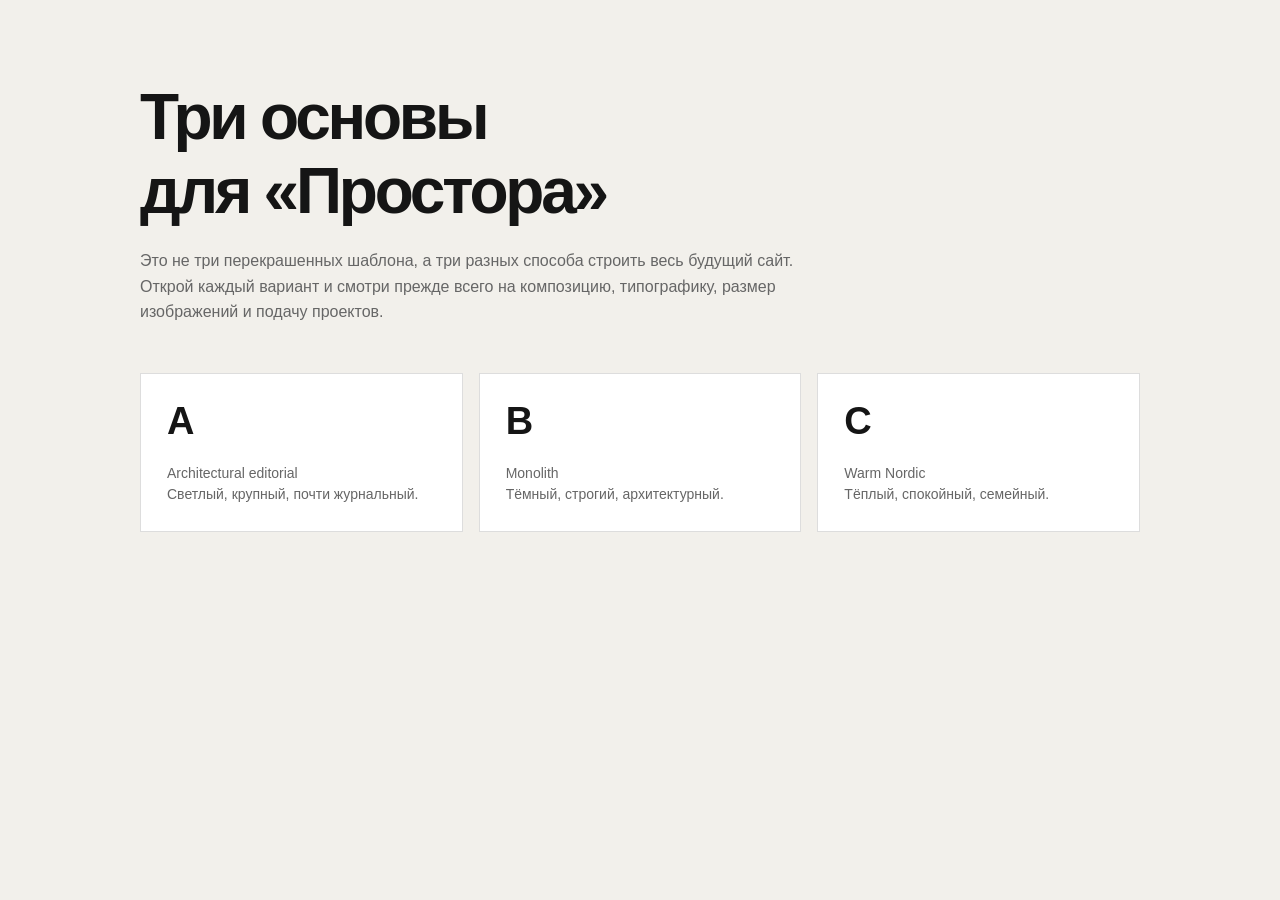
<file: concepts/index.html>
<!doctype html><html lang="ru"><head><meta charset="utf-8"><meta name="viewport" content="width=device-width,initial-scale=1"><title>Концепты — Простор</title><style>body{margin:0;background:#f2f0eb;font-family:Arial,sans-serif;color:#151515}main{max-width:1000px;margin:auto;padding:80px 24px}h1{font-size:64px;letter-spacing:-.05em;margin:0 0 20px}p{color:#666;max-width:680px;line-height:1.6}.grid{display:grid;grid-template-columns:repeat(3,1fr);gap:16px;margin-top:48px}.card{display:block;background:#fff;padding:26px;border:1px solid #ddd;color:#151515;text-decoration:none}.card b{font-size:38px;display:block;margin-bottom:20px}.card span{font-size:14px;color:#666;line-height:1.5}.card:hover{border-color:#111}@media(max-width:760px){h1{font-size:46px}.grid{grid-template-columns:1fr}}</style></head><body><main><h1>Три основы<br>для «Простора»</h1><p>Это не три перекрашенных шаблона, а три разных способа строить весь будущий сайт. Открой каждый вариант и смотри прежде всего на композицию, типографику, размер изображений и подачу проектов.</p><div class="grid"><a class="card" href="a.html"><b>A</b><span>Architectural editorial<br>Светлый, крупный, почти журнальный.</span></a><a class="card" href="b.html"><b>B</b><span>Monolith<br>Тёмный, строгий, архитектурный.</span></a><a class="card" href="c.html"><b>C</b><span>Warm Nordic<br>Тёплый, спокойный, семейный.</span></a></div></main></body></html>
</file>
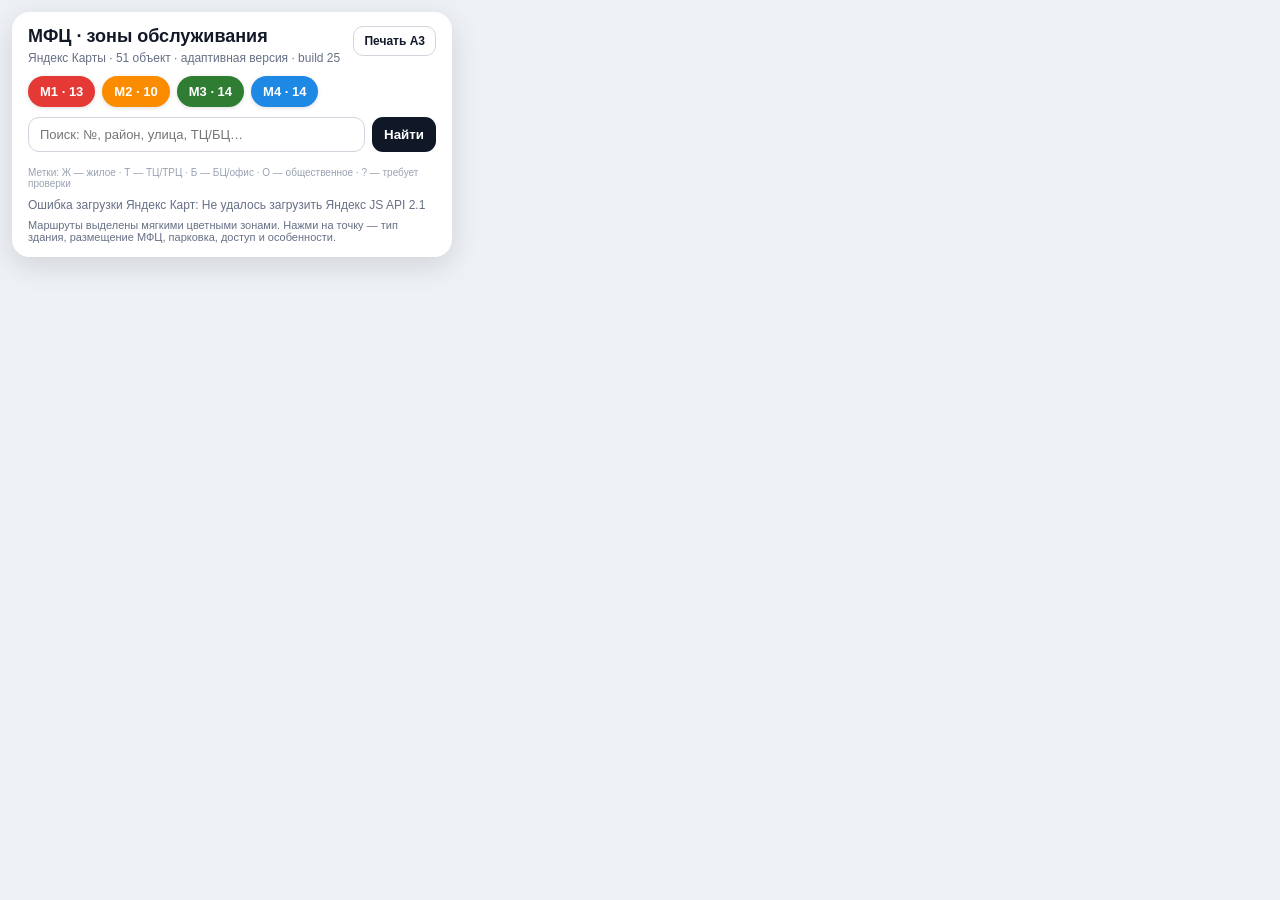
<file: mfc-map/index.html>
<!doctype html>
<html lang="ru">
<head>
<meta charset="utf-8">
<meta name="viewport" content="width=device-width,initial-scale=1,viewport-fit=cover">
<title>МФЦ — маршруты М1–М4</title>
<script>window.YA_SCRIPT_ERROR="";</script><script src="https://api-maps.yandex.ru/v3/?apikey=ae1ad0d8-c1e7-4617-9b5f-782af5dfa35d&lang=ru_RU" onerror="window.YA_SCRIPT_ERROR='Не удалось загрузить api-maps.yandex.ru'"></script>
<style>
:root{--panel:#fff;--text:#111827;--muted:#667085;--app-vh:100dvh}
*{box-sizing:border-box}html,body,#map{width:100%;height:100%;height:100dvh;margin:0}
body{font-family:-apple-system,BlinkMacSystemFont,"Segoe UI",Arial,sans-serif;background:#eef2f6;color:var(--text);overflow:hidden;overscroll-behavior:none}
#map{position:absolute;inset:0}
.panel{position:absolute;z-index:20;top:max(12px,env(safe-area-inset-top));left:12px;width:min(440px,calc(100vw - 24px));max-height:calc(var(--app-vh,100dvh) - 24px - env(safe-area-inset-top));overflow:auto;overscroll-behavior:contain;background:rgba(255,255,255,.96);backdrop-filter:blur(14px);border-radius:18px;padding:14px 16px;box-shadow:0 8px 30px #0002;scrollbar-width:thin}
.head{display:flex;justify-content:space-between;gap:12px;align-items:flex-start}.head-actions{display:flex;gap:6px;align-items:center}.title{font-size:18px;font-weight:800;line-height:1.15}.sub{font-size:12px;color:var(--muted);margin-top:4px}.print-link,.panel-toggle{display:inline-flex;align-items:center;justify-content:center;white-space:nowrap;border:1px solid #d0d5dd;border-radius:10px;padding:7px 10px;background:#fff;color:#111827;text-decoration:none;font-size:12px;font-weight:800}.panel-toggle{display:none;cursor:pointer}
.filters{display:flex;gap:7px;flex-wrap:wrap;margin-top:11px}.filters button{border:0;border-radius:999px;padding:8px 12px;color:#fff;font-weight:800;font-size:13px;box-shadow:0 1px 4px #0002}.filters button.off{opacity:.28}
.status{margin-top:9px;font-size:12px;color:var(--muted)}.search-row{display:flex;gap:7px;margin-top:10px}.search-row input{flex:1;min-width:0;border:1px solid #d0d5dd;border-radius:11px;padding:9px 11px;font-size:13px;outline:none;background:#fff}.search-row input:focus{border-color:#98a2b3;box-shadow:0 0 0 3px #1018280a}.search-row button{border:0;border-radius:11px;padding:9px 12px;background:#101828;color:#fff;font-weight:800}.type-filters{display:flex;gap:6px;flex-wrap:wrap;margin-top:8px}.type-filters button{border:1px solid #d0d5dd;border-radius:999px;padding:6px 9px;background:#fff;color:#344054;font-size:11px;font-weight:700}.type-filters button.on{background:#101828;color:#fff;border-color:#101828}.inventory-summary{margin-top:7px;font-size:11px;color:#667085}.marker-key{margin-top:4px;font-size:10px;color:#98a2b3}
.card{position:absolute;z-index:30;right:16px;left:auto;bottom:max(16px,env(safe-area-inset-bottom));width:min(560px,calc(100vw - 32px));max-height:min(78dvh,calc(var(--app-vh,100dvh) - 28px));overflow:auto;overscroll-behavior:contain;background:#fff;border-radius:18px;padding:14px 16px;box-shadow:0 8px 30px #0003;display:none;scrollbar-width:thin}
.card.show{display:block}.card .close{position:sticky;float:right;right:0;top:0;z-index:5;border:0;background:#f2f4f7;border-radius:50%;width:34px;height:34px;font-size:20px;cursor:pointer}.card h2{font-size:17px;margin:0 38px 5px 0}.card p{font-size:13px;margin:4px 0;color:#344054}.check{margin-top:9px;padding-top:9px;border-top:1px solid #eaecf0;font-size:12px}.ok{color:#15803d}.warn{color:#b45309}.medium{color:#a16207}.objgrid{margin-top:10px;border:1px solid #eaecf0;border-radius:12px;overflow:hidden}.objrow{display:grid;grid-template-columns:145px 1fr;border-bottom:1px solid #f0f2f5}.objrow:last-child{border-bottom:0}.objlabel{padding:7px 9px;background:#f8fafc;color:#667085;font-size:11px;font-weight:700}.objvalue{padding:7px 9px;color:#1d2939;font-size:12px;line-height:1.35}.confidence{margin-top:9px;padding:8px 10px;background:#f8fafc;border-radius:10px;font-size:12px}.coord{margin-top:9px!important;color:#667085!important}
.pin{width:34px;height:34px;border-radius:50% 50% 50% 8px;transform:rotate(-45deg);display:flex;align-items:center;justify-content:center;border:3px solid #fff;box-shadow:0 2px 8px #0005;cursor:pointer}
.pin span{transform:rotate(45deg);color:#fff;font-weight:900;font-size:12px}
.legend{font-size:11px;color:#667085;margin-top:7px}.route-zone-label{min-width:44px;height:32px;padding:0 10px;border:2px solid;border-radius:16px;background:rgba(255,255,255,.88);box-shadow:0 2px 10px #0002;display:flex;align-items:center;justify-content:center;font-size:15px;font-weight:900;letter-spacing:.3px;pointer-events:none;backdrop-filter:blur(2px)}.mfc-marker{position:relative;width:32px;height:32px;border-radius:50%;border:2px solid #fff;box-shadow:0 2px 8px #0004;color:#fff;display:flex;align-items:center;justify-content:center;font-size:12px;font-weight:900;cursor:pointer}.mfc-marker .kind{position:absolute;right:-6px;bottom:-6px;width:18px;height:18px;border-radius:50%;background:#fff;color:#344054;border:1px solid #d0d5dd;display:flex;align-items:center;justify-content:center;font-size:10px;box-shadow:0 1px 4px #0002}.mfc-marker.low{outline:2px solid #f59e0b;outline-offset:1px}


.route-addresses{display:grid;gap:3px;margin-top:5px}.route-address-link{display:block;width:100%;border:0;background:transparent;padding:4px 5px;border-radius:7px;text-align:left;color:#344054;font:inherit;line-height:1.3;cursor:pointer}.route-address-link:hover{background:#f2f4f7;color:#101828}.route-address-link:active{background:#e4e7ec}.route-details-toggle{display:none;width:100%;margin-top:8px;border:1px solid #d0d5dd;border-radius:10px;padding:8px 10px;background:#fff;color:#344054;font-size:12px;font-weight:800;cursor:pointer}
@media(min-width:681px) and (max-width:1100px){
  .panel{width:min(500px,calc(100vw - 24px))}
  .card{width:min(520px,calc(100vw - 24px));right:12px}
}
@media (max-width:680px), (max-width:850px) and (max-height:950px){
  .panel{top:max(6px,env(safe-area-inset-top));left:max(6px,env(safe-area-inset-left));width:calc(100vw - max(12px,env(safe-area-inset-left) + env(safe-area-inset-right)));max-height:min(52dvh,430px,calc(var(--app-vh,100dvh) - 12px));border-radius:15px;padding:10px 11px}
  .panel-toggle{display:inline-flex;width:36px;height:34px;padding:0;font-size:16px}
  .print-link{display:none}
  .title{font-size:16px}.sub{font-size:10.5px;line-height:1.25}
  .filters,.type-filters{flex-wrap:nowrap;overflow-x:auto;overscroll-behavior-x:contain;-webkit-overflow-scrolling:touch;scrollbar-width:none;padding-bottom:2px}
  .filters::-webkit-scrollbar,.type-filters::-webkit-scrollbar{display:none}
  .filters{margin-top:8px}.filters button{flex:0 0 auto;min-height:38px;padding:7px 11px;font-size:12px}
  .search-row{margin-top:7px}.search-row input{min-height:40px;padding:8px 10px;font-size:16px}.search-row button{min-height:40px;padding:8px 11px}
  .type-filters{margin-top:6px}.type-filters button{flex:0 0 auto;min-height:34px;padding:6px 9px}
  .inventory-summary{margin-top:5px}.marker-key{display:none}.legend{display:none}
  #routeInfo{margin-top:7px!important;padding-top:7px!important}
  #routeInfo select{font-size:12px!important;min-height:38px}
  .route-details-toggle{display:block}
  #routeInfoBody{display:none}
  #routeInfo.mobile-open #routeInfoBody{display:block}
  .panel.collapsed .search-row,.panel.collapsed .type-filters,.panel.collapsed .inventory-summary,.panel.collapsed .marker-key,.panel.collapsed .status,.panel.collapsed .legend,.panel.collapsed #routeInfo{display:none}
  .panel.collapsed{max-height:112px;overflow:hidden}
  .panel.collapsed .filters{margin-top:7px}
  .card{left:0;right:0;bottom:0;width:100%;max-height:min(68dvh,calc(var(--app-vh,100dvh) - 18px));border-radius:20px 20px 0 0;padding:12px max(13px,env(safe-area-inset-right)) calc(14px + env(safe-area-inset-bottom)) max(13px,env(safe-area-inset-left));box-shadow:0 -8px 30px #0003}
  .card h2{font-size:16px}.objrow{grid-template-columns:105px 1fr}.objlabel{padding:7px 8px}.objvalue{padding:7px 8px}
  .route-zone-label{min-width:34px;height:26px;padding:0 7px;font-size:12px}
  .mfc-marker{width:29px;height:29px;font-size:11px}.mfc-marker .kind{width:16px;height:16px;font-size:9px;right:-5px;bottom:-5px}
}

@media (min-width:681px) and (max-width:850px) and (max-height:950px){
  .panel{left:8px;width:calc(100vw - 16px);max-height:min(50dvh,360px,calc(var(--app-vh,100dvh) - 16px));padding:10px 12px}
  .panel.collapsed{max-height:108px}
  .title{font-size:16px}.sub{font-size:10px}
  .filters button{min-height:36px}
  .search-row input,.search-row button{min-height:38px}
  .card{left:8px;right:8px;bottom:max(8px,env(safe-area-inset-bottom));width:auto;max-height:min(62dvh,calc(var(--app-vh,100dvh) - 16px));border-radius:18px;padding:12px 14px}
  .objrow{grid-template-columns:122px 1fr}
  .route-details-toggle{display:block}
  #routeInfoBody{display:none}
  #routeInfo.mobile-open #routeInfoBody{display:block}
}

@media(max-width:390px){
  .panel{padding:9px 9px}.title{font-size:15px}.sub{font-size:10px}
  .filters button{padding:6px 9px}.search-row button{padding:8px 9px}
  .objrow{grid-template-columns:96px 1fr}
}

</style>
</head>
<body>
<div id="map"></div>
<div class="panel">
  <div class="head"><div><div class="title">МФЦ · зоны обслуживания</div><div class="sub">Яндекс Карты · 51 объект · адаптивная версия · build 25</div></div><div class="head-actions"><a class="print-link" href="./print.html?v=4" target="_blank">Печать A3</a><button class="panel-toggle" id="panelToggle" aria-label="Свернуть панель">⌃</button></div></div>
  <div class="filters" id="filters"></div>
  <div class="search-row"><input id="searchInput" placeholder="Поиск: №, район, улица, ТЦ/БЦ…" autocomplete="off"><button id="searchBtn">Найти</button></div>
  <div class="type-filters" id="typeFilters"></div>
  <div class="inventory-summary" id="inventorySummary"></div>
  <div class="marker-key">Метки: Ж — жилое · Т — ТЦ/ТРЦ · Б — БЦ/офис · О — общественное · ? — требует проверки</div>
  <div class="status" id="status">Загружаю Яндекс Карты…</div>
  <div class="legend">Маршруты выделены мягкими цветными зонами. Нажми на точку — тип здания, размещение МФЦ, парковка, доступ и особенности.</div>
</div>
<div class="card" id="card"><button class="close" id="closeCard">×</button><div id="cardBody"></div></div>
<script src="./data.js?v=25"></script>
<script src="./road-routes.js?v=25"></script>
<script src="./object-info.js?v=25"></script>
<script src="./map.js?v=25"></script>
</body></html>
</file>
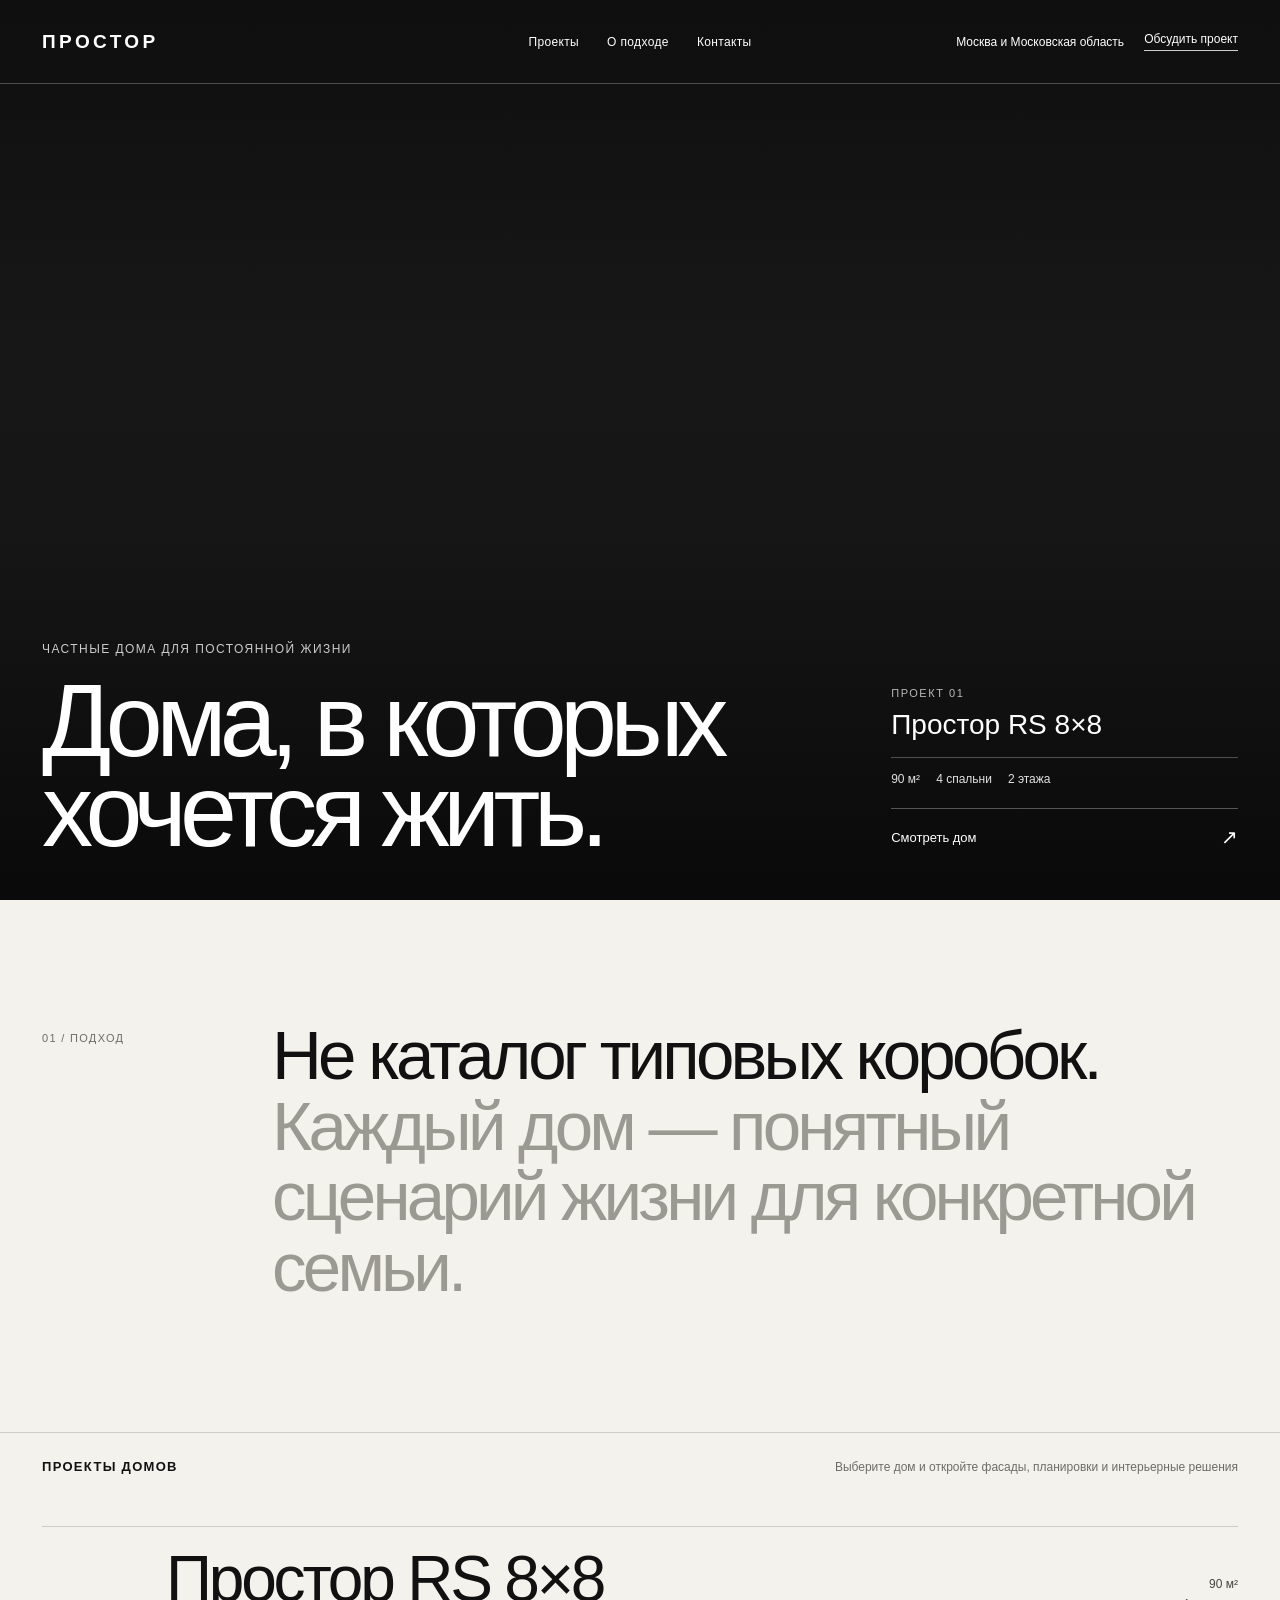
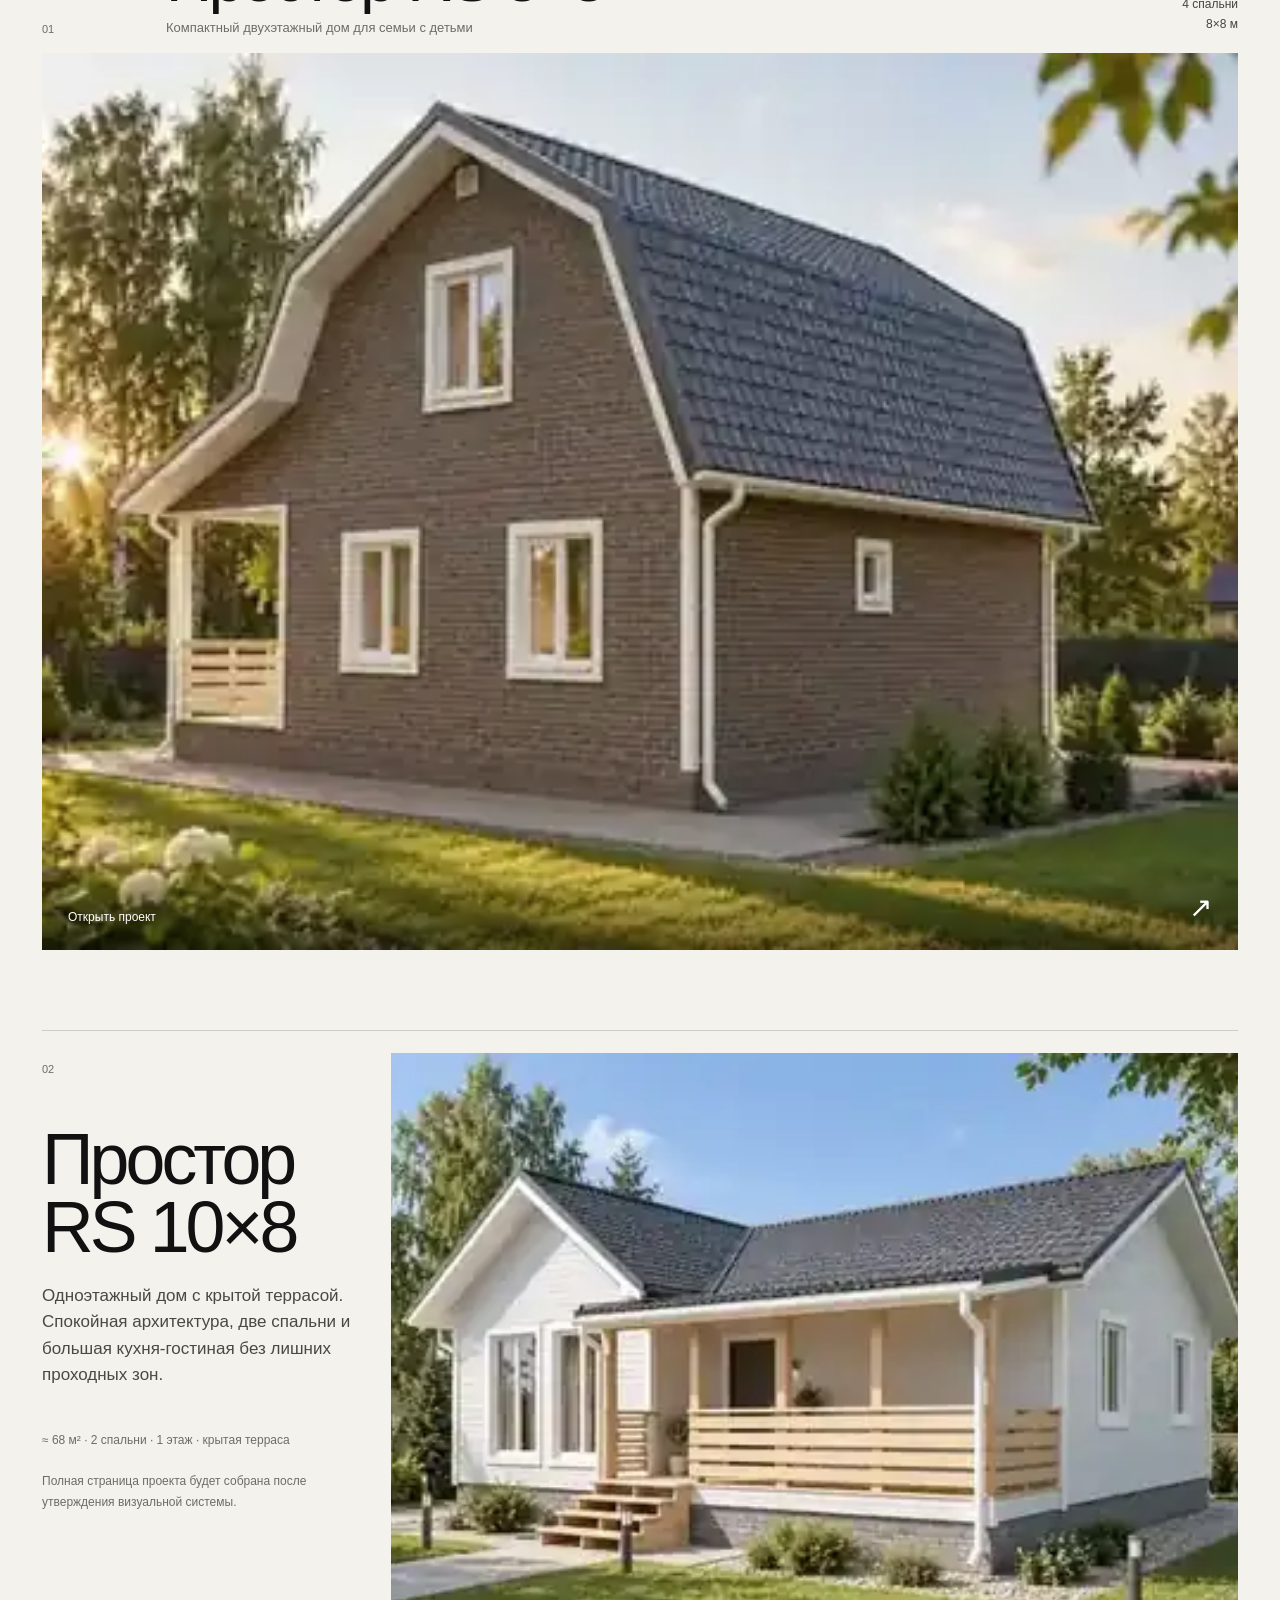
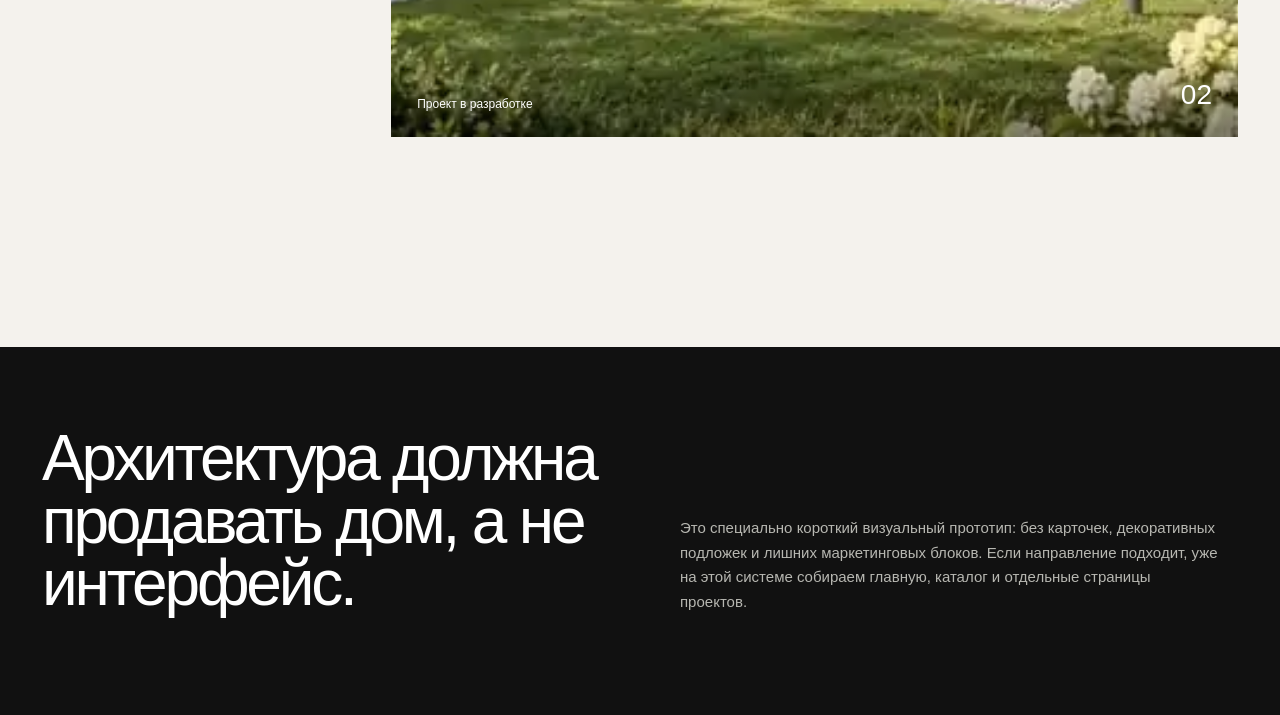
<file: preview-v4/index.html>
<!doctype html>
<html lang="ru">
<head>
  <meta charset="utf-8" />
  <meta name="viewport" content="width=device-width, initial-scale=1" />
  <title>Простор — визуальный прототип</title>
  <meta name="robots" content="noindex,nofollow" />
  <style>
    :root{--ink:#111;--paper:#f4f2ed;--line:rgba(17,17,17,.16);--muted:#6d6d68}
    *{box-sizing:border-box}html{scroll-behavior:smooth}body{margin:0;background:var(--paper);color:var(--ink);font-family:Arial,Helvetica,sans-serif;-webkit-font-smoothing:antialiased}a{color:inherit;text-decoration:none}img{display:block;width:100%;height:100%;object-fit:cover}
    .hero{position:relative;min-height:100svh;color:#fff;background:#191919;overflow:hidden}.hero:before{content:"";position:absolute;inset:0;background:linear-gradient(180deg,rgba(0,0,0,.42) 0%,rgba(0,0,0,.08) 38%,rgba(0,0,0,.12) 58%,rgba(0,0,0,.62) 100%);z-index:1}.hero img{position:absolute;inset:0;filter:saturate(.88) contrast(1.03);transform:scale(1.01)}
    .header{position:absolute;z-index:3;top:0;left:0;right:0;height:84px;padding:0 42px;display:grid;grid-template-columns:1fr auto 1fr;align-items:center;border-bottom:1px solid rgba(255,255,255,.25)}.brand{font-size:19px;font-weight:700;letter-spacing:.18em}.nav{display:flex;gap:28px;font-size:12px;letter-spacing:.03em}.header-right{justify-self:end;display:flex;align-items:center;gap:20px;font-size:12px}.header-cta{border-bottom:1px solid rgba(255,255,255,.8);padding-bottom:4px}
    .hero-content{position:relative;z-index:2;min-height:100svh;display:grid;grid-template-columns:minmax(0,1.4fr) minmax(280px,.6fr);align-items:end;gap:40px;padding:150px 42px 44px}.hero-kicker{font-size:12px;letter-spacing:.12em;text-transform:uppercase;margin-bottom:20px;opacity:.78}.hero h1{font-size:clamp(58px,8vw,128px);line-height:.88;letter-spacing:-.065em;font-weight:500;margin:0;max-width:980px}.hero-side{justify-self:end;max-width:350px;width:100%;padding-bottom:7px}.project-label{font-size:11px;text-transform:uppercase;letter-spacing:.14em;opacity:.7;margin-bottom:12px}.hero-side h2{font-size:28px;line-height:1;margin:0 0 18px;font-weight:500}.spec-row{display:flex;gap:16px;flex-wrap:wrap;font-size:12px;opacity:.88;border-top:1px solid rgba(255,255,255,.3);padding-top:14px}.view-link{display:flex;justify-content:space-between;align-items:center;border-top:1px solid rgba(255,255,255,.3);margin-top:22px;padding-top:16px;font-size:13px}.view-link b{font-size:20px;font-weight:400}
    .statement{padding:120px 42px 130px;display:grid;grid-template-columns:180px minmax(0,1fr);gap:50px;border-bottom:1px solid var(--line)}.statement .index{font-size:11px;letter-spacing:.12em;text-transform:uppercase;color:var(--muted);padding-top:12px}.statement p{font-size:clamp(36px,5.4vw,82px);line-height:1.02;letter-spacing:-.055em;margin:0;max-width:1200px}.statement p span{color:#9a9992}
    .projects{padding:0 42px 130px}.projects-head{display:flex;justify-content:space-between;align-items:flex-end;padding:26px 0 52px}.projects-head h2{margin:0;font-size:13px;letter-spacing:.1em;text-transform:uppercase}.projects-head p{margin:0;font-size:12px;color:var(--muted)}
    .project{border-top:1px solid var(--line);padding:22px 0 80px}.project-top{display:grid;grid-template-columns:100px 1fr auto;align-items:end;gap:24px;margin-bottom:18px}.project-num{font-size:11px;color:var(--muted)}.project-title h3{margin:0;font-size:clamp(34px,5vw,72px);line-height:.95;letter-spacing:-.05em;font-weight:500}.project-title p{margin:10px 0 0;color:var(--muted);font-size:13px}.project-meta{text-align:right;font-size:12px;line-height:1.7;color:#454541}.project-image{position:relative;height:min(72vw,820px);max-height:76vh;background:#d7d5cf;overflow:hidden}.project-image img{transition:transform 1s cubic-bezier(.2,.6,.2,1),filter .5s;filter:saturate(.9)}.project:hover .project-image img{transform:scale(1.018);filter:saturate(1)}.project-overlay{position:absolute;left:0;right:0;bottom:0;padding:26px;color:#fff;display:flex;justify-content:space-between;align-items:end;background:linear-gradient(180deg,transparent,rgba(0,0,0,.48))}.project-overlay span{font-size:12px}.project-overlay b{font-size:28px;font-weight:400}
    .project.alt{display:grid;grid-template-columns:minmax(250px,.55fr) minmax(0,1.45fr);gap:28px;align-items:start}.project.alt .project-info{padding-top:10px}.project.alt .project-num{display:block;margin-bottom:50px}.project.alt h3{font-size:clamp(38px,5.6vw,80px);letter-spacing:-.055em;line-height:.95;margin:0 0 22px;font-weight:500}.project.alt .lead{font-size:17px;line-height:1.55;max-width:470px;color:#494944}.project.alt .tiny{margin-top:42px;font-size:12px;line-height:1.7;color:var(--muted)}.project.alt .project-image{height:76vh;min-height:560px}
    .note{padding:80px 42px 100px;background:#111;color:#fff;display:grid;grid-template-columns:1fr 1fr;gap:80px}.note h2{font-size:clamp(40px,5vw,72px);line-height:.98;letter-spacing:-.05em;font-weight:500;margin:0}.note p{align-self:end;max-width:540px;color:#b7b7b1;line-height:1.65;margin:0;font-size:15px}
    @media(max-width:900px){.header{padding:0 20px;grid-template-columns:1fr auto;height:70px}.nav{display:none}.header-right{gap:0}.header-right span{display:none}.hero-content{grid-template-columns:1fr;padding:130px 20px 28px}.hero h1{font-size:clamp(52px,16vw,86px)}.hero-side{justify-self:start;max-width:none}.statement{padding:80px 20px 90px;grid-template-columns:1fr;gap:28px}.statement p{font-size:clamp(38px,10vw,64px)}.projects{padding:0 20px 90px}.project-top{grid-template-columns:54px 1fr}.project-meta{grid-column:2;text-align:left;margin-top:4px}.project-image{height:68vh;min-height:460px}.project.alt{grid-template-columns:1fr}.project.alt .project-num{margin-bottom:28px}.project.alt .project-image{height:64vh;min-height:440px}.note{padding:70px 20px;grid-template-columns:1fr;gap:36px}}
  </style>
</head>
<body>
  <section class="hero" id="top">
    <img src="../assets/rs8-front.webp" alt="Простор RS 8×8" />
    <header class="header">
      <a class="brand" href="#top">ПРОСТОР</a>
      <nav class="nav">
        <a href="#projects">Проекты</a><a href="#about">О подходе</a><a href="#contact">Контакты</a>
      </nav>
      <div class="header-right"><span>Москва и Московская область</span><a class="header-cta" href="#contact">Обсудить проект</a></div>
    </header>
    <div class="hero-content">
      <div>
        <div class="hero-kicker">Частные дома для постоянной жизни</div>
        <h1>Дома, в которых хочется жить.</h1>
      </div>
      <div class="hero-side">
        <div class="project-label">Проект 01</div>
        <h2>Простор RS 8×8</h2>
        <div class="spec-row"><span>90 м²</span><span>4 спальни</span><span>2 этажа</span></div>
        <a class="view-link" href="../projects/rs-8x8.html"><span>Смотреть дом</span><b>↗</b></a>
      </div>
    </div>
  </section>

  <section class="statement" id="about">
    <div class="index">01 / Подход</div>
    <p>Не каталог типовых коробок. <span>Каждый дом — понятный сценарий жизни для конкретной семьи.</span></p>
  </section>

  <main class="projects" id="projects">
    <div class="projects-head"><h2>Проекты домов</h2><p>Выберите дом и откройте фасады, планировки и интерьерные решения</p></div>

    <article class="project">
      <div class="project-top">
        <div class="project-num">01</div>
        <div class="project-title"><h3>Простор RS 8×8</h3><p>Компактный двухэтажный дом для семьи с детьми</p></div>
        <div class="project-meta">90 м²<br>4 спальни<br>8×8 м</div>
      </div>
      <a class="project-image" href="../projects/rs-8x8.html">
        <img src="../assets/rs8-rear.webp" alt="Простор RS 8×8 — внешний вид" />
        <div class="project-overlay"><span>Открыть проект</span><b>↗</b></div>
      </a>
    </article>

    <article class="project alt">
      <div class="project-info">
        <span class="project-num">02</span>
        <h3>Простор RS 10×8</h3>
        <p class="lead">Одноэтажный дом с крытой террасой. Спокойная архитектура, две спальни и большая кухня-гостиная без лишних проходных зон.</p>
        <p class="tiny">≈ 68 м² · 2 спальни · 1 этаж · крытая терраса<br><br>Полная страница проекта будет собрана после утверждения визуальной системы.</p>
      </div>
      <div class="project-image">
        <img src="../assets/rs10-front.webp" alt="Простор RS 10×8 — внешний вид" />
        <div class="project-overlay"><span>Проект в разработке</span><b>02</b></div>
      </div>
    </article>
  </main>

  <section class="note" id="contact">
    <h2>Архитектура должна продавать дом, а не интерфейс.</h2>
    <p>Это специально короткий визуальный прототип: без карточек, декоративных подложек и лишних маркетинговых блоков. Если направление подходит, уже на этой системе собираем главную, каталог и отдельные страницы проектов.</p>
  </section>
</body>
</html>
</file>
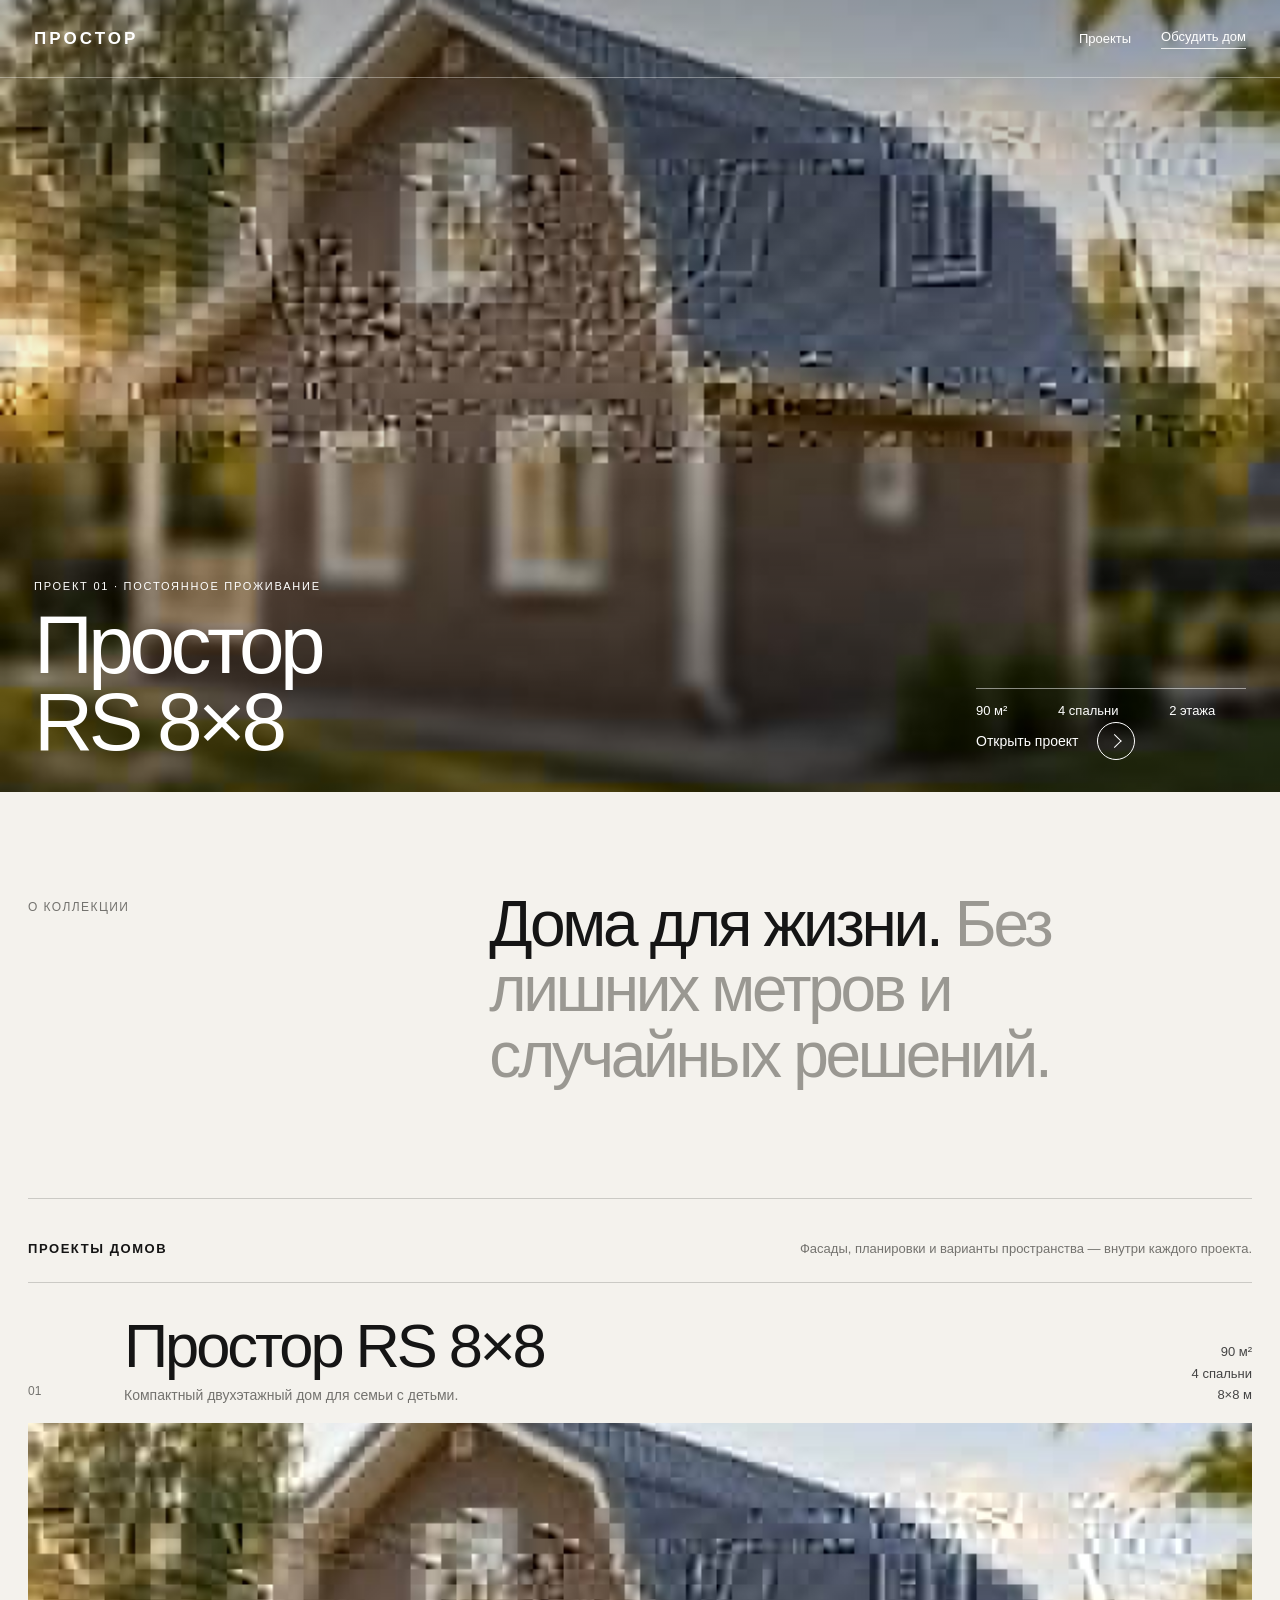
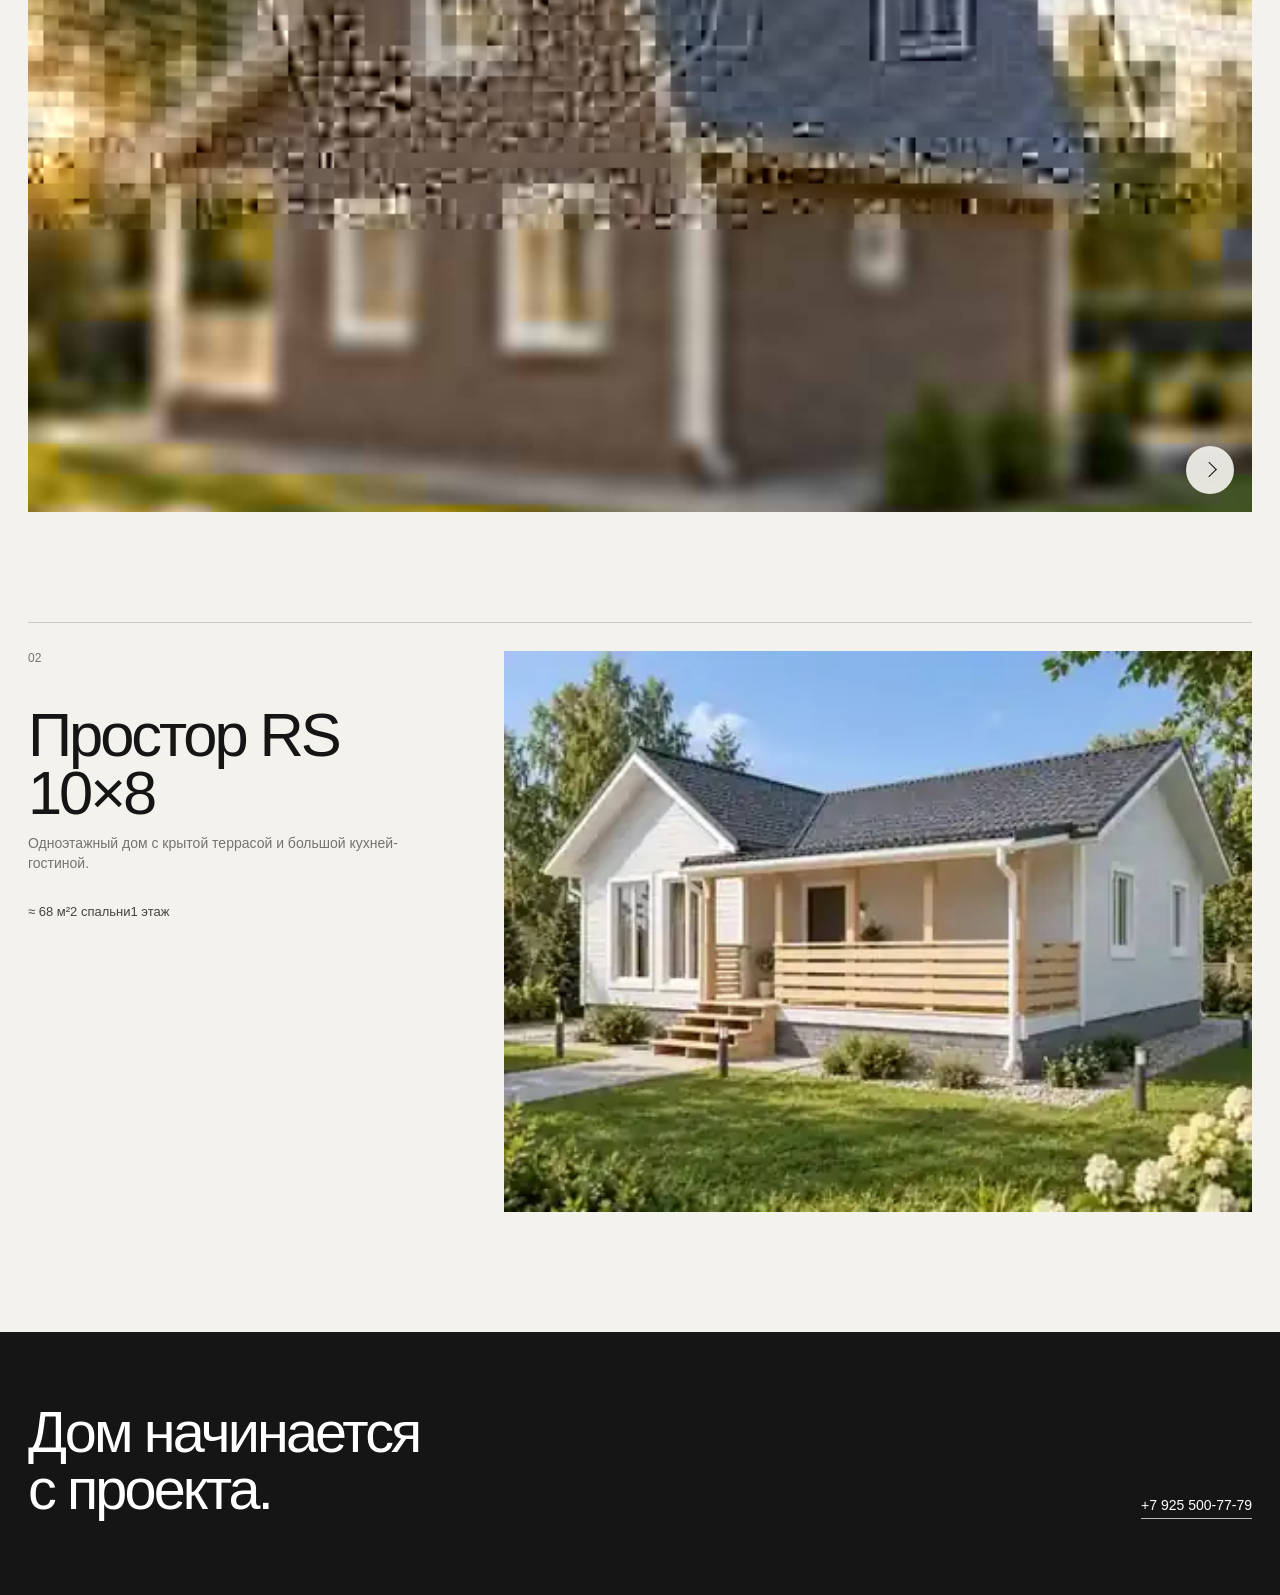
<file: preview-v5/index.html>
<!doctype html>
<html lang="ru">
<head>
<meta charset="utf-8">
<meta name="viewport" content="width=device-width,initial-scale=1,viewport-fit=cover">
<meta name="robots" content="noindex,nofollow">
<title>Простор — новый визуальный прототип</title>
<style>
:root{--ink:#151515;--paper:#f4f2ed;--muted:#74736f;--line:rgba(21,21,21,.18)}
*{box-sizing:border-box}html{scroll-behavior:smooth}body{margin:0;background:var(--paper);color:var(--ink);font-family:-apple-system,BlinkMacSystemFont,"Segoe UI","Helvetica Neue",Arial,sans-serif;-webkit-font-smoothing:antialiased;text-rendering:optimizeLegibility}a{color:inherit;text-decoration:none}img{display:block;width:100%}.wrap{width:min(100% - 56px,1440px);margin:auto}
.hero{position:relative;min-height:88svh;background:#d7d3cb;color:#fff;overflow:hidden}.hero-media{position:absolute;inset:0}.hero-media img{width:100%;height:100%;object-fit:cover;object-position:center 48%}.hero::after{content:"";position:absolute;inset:0;background:linear-gradient(180deg,rgba(0,0,0,.30) 0%,rgba(0,0,0,.04) 45%,rgba(0,0,0,.58) 100%);pointer-events:none}.site-head{position:absolute;z-index:3;top:0;left:0;right:0;display:flex;align-items:center;justify-content:space-between;height:78px;padding:0 34px;border-bottom:1px solid rgba(255,255,255,.35)}.logo{font-size:17px;font-weight:700;letter-spacing:.18em}.nav{display:flex;gap:30px;align-items:center;font-size:13px}.nav a:last-child{padding-bottom:4px;border-bottom:1px solid rgba(255,255,255,.8)}.hero-copy{position:absolute;z-index:2;left:34px;right:34px;bottom:32px;display:grid;grid-template-columns:minmax(0,1fr) auto;gap:32px;align-items:end}.eyebrow{margin:0 0 14px;font-size:11px;letter-spacing:.16em;text-transform:uppercase}.hero h1{margin:0;font-size:clamp(46px,6.4vw,92px);line-height:.94;letter-spacing:-.055em;font-weight:520}.hero-meta{min-width:270px;display:grid;grid-template-columns:repeat(3,auto);gap:20px;border-top:1px solid rgba(255,255,255,.5);padding-top:14px;font-size:13px;white-space:nowrap}.hero-open{grid-column:2;justify-self:end;display:inline-flex;gap:18px;align-items:center;font-size:14px;margin-top:4px}.arrow{width:38px;height:38px;border:1px solid currentColor;border-radius:999px;display:grid;place-items:center;font-size:0}.arrow::before{content:"";width:9px;height:9px;border-top:1.5px solid currentColor;border-right:1.5px solid currentColor;transform:rotate(45deg) translate(-1px,1px)}
.intro{display:grid;grid-template-columns:1fr 2fr;gap:80px;padding:100px 0 110px;border-bottom:1px solid var(--line)}.intro-label{font-size:12px;text-transform:uppercase;letter-spacing:.12em;color:var(--muted);padding-top:8px}.intro h2{margin:0;font-size:clamp(38px,5vw,70px);line-height:1.02;letter-spacing:-.052em;font-weight:500;max-width:980px}.intro h2 span{color:#9a9892}
.projects{padding:42px 0 120px}.projects-head{display:flex;justify-content:space-between;gap:24px;align-items:end;padding-bottom:26px;border-bottom:1px solid var(--line)}.projects-head h2{margin:0;font-size:13px;text-transform:uppercase;letter-spacing:.12em}.projects-head p{margin:0;color:var(--muted);font-size:13px}.project{padding-top:34px}.project-row{display:grid;grid-template-columns:72px minmax(0,1fr) auto;gap:24px;align-items:end;margin-bottom:18px}.num{font-size:12px;color:var(--muted);padding-bottom:7px}.project h3{margin:0;font-size:clamp(34px,4.8vw,68px);font-weight:500;letter-spacing:-.05em;line-height:.95}.desc{margin:10px 0 0;color:var(--muted);font-size:14px;line-height:1.45}.specs{font-size:13px;line-height:1.65;text-align:right;color:#444}.image-link{position:relative;display:block;overflow:hidden;background:#ddd8d0}.image-link img{aspect-ratio:16/9;object-fit:cover;transition:transform .7s ease}.image-link:hover img{transform:scale(1.012)}.image-label{position:absolute;right:18px;bottom:18px;width:48px;height:48px;border-radius:999px;background:rgba(244,242,237,.92);color:#151515;display:grid;place-items:center;backdrop-filter:blur(8px)}.image-label::before{content:"";width:10px;height:10px;border-top:1.5px solid currentColor;border-right:1.5px solid currentColor;transform:rotate(45deg) translate(-1px,1px)}
.project.secondary{margin-top:110px;padding-top:28px;border-top:1px solid var(--line);display:grid;grid-template-columns:.72fr 1.28fr;gap:56px}.secondary .project-row{display:block;margin:0}.secondary .num{display:block;margin-bottom:34px}.secondary .specs{text-align:left;margin-top:28px}.secondary .image-link img{aspect-ratio:4/3}
.foot{background:#151515;color:#fff;padding:72px 0 76px}.foot-inner{display:flex;justify-content:space-between;gap:40px;align-items:flex-end}.foot h2{margin:0;font-size:clamp(36px,4.5vw,64px);font-weight:500;letter-spacing:-.05em;line-height:1}.foot a{font-size:14px;border-bottom:1px solid rgba(255,255,255,.7);padding-bottom:5px}
@media (max-width:780px){.wrap{width:min(100% - 36px,1440px)}.hero{min-height:78svh}.site-head{height:64px;padding:0 18px}.logo{font-size:14px}.nav{gap:14px;font-size:12px}.nav a:first-child{display:none}.hero-copy{left:18px;right:18px;bottom:20px;display:block}.eyebrow{font-size:10px;margin-bottom:9px}.hero h1{font-size:42px;line-height:.96;letter-spacing:-.045em;max-width:330px}.hero-meta{min-width:0;display:flex;gap:16px;white-space:normal;font-size:12px;margin-top:18px;padding-top:12px}.hero-open{grid-column:auto;margin-top:18px;display:flex;justify-content:space-between;width:100%;border-top:1px solid rgba(255,255,255,.45);padding-top:14px}.arrow{width:34px;height:34px}.intro{grid-template-columns:1fr;gap:26px;padding:66px 0 72px}.intro h2{font-size:36px;line-height:1.02;letter-spacing:-.045em}.projects{padding:30px 0 80px}.projects-head{align-items:start;display:block;padding-bottom:20px}.projects-head p{margin-top:8px;max-width:300px;line-height:1.45}.project{padding-top:25px}.project-row{grid-template-columns:34px 1fr;gap:12px;margin-bottom:16px;align-items:start}.project h3{font-size:34px;line-height:1}.desc{font-size:13px}.specs{grid-column:2;text-align:left;display:flex;gap:14px;flex-wrap:wrap;margin-top:8px;font-size:12px}.image-link img{aspect-ratio:4/3}.image-label{width:42px;height:42px;right:12px;bottom:12px}.project.secondary{margin-top:72px;padding-top:24px;grid-template-columns:1fr;gap:24px}.secondary .num{margin-bottom:12px}.secondary .specs{margin-top:18px}.foot{padding:56px 0}.foot-inner{display:block}.foot h2{font-size:40px;max-width:300px}.foot a{display:inline-block;margin-top:28px}}
</style>
</head>
<body>
<section class="hero" id="top">
  <div class="hero-media"><img src="../assets/rs8-hero.jpg" alt=""></div>
  <header class="site-head"><a class="logo" href="#top">ПРОСТОР</a><nav class="nav"><a href="#projects">Проекты</a><a href="#contact">Обсудить дом</a></nav></header>
  <div class="hero-copy"><div><p class="eyebrow">Проект 01 · постоянное проживание</p><h1>Простор<br>RS 8×8</h1></div><div><div class="hero-meta"><span>90 м²</span><span>4 спальни</span><span>2 этажа</span></div><a class="hero-open" href="../projects/rs-8x8.html"><span>Открыть проект</span><span class="arrow" aria-hidden="true"></span></a></div></div>
</section>
<section class="intro wrap"><div class="intro-label">О коллекции</div><h2>Дома для жизни. <span>Без лишних метров и случайных решений.</span></h2></section>
<main class="projects wrap" id="projects">
  <div class="projects-head"><h2>Проекты домов</h2><p>Фасады, планировки и варианты пространства — внутри каждого проекта.</p></div>
  <article class="project"><div class="project-row"><div class="num">01</div><div><h3>Простор RS 8×8</h3><p class="desc">Компактный двухэтажный дом для семьи с детьми.</p></div><div class="specs"><span>90 м²</span><br><span>4 спальни</span><br><span>8×8 м</span></div></div><a class="image-link" href="../projects/rs-8x8.html"><img src="../assets/rs8-hero.jpg" alt="Простор RS 8×8"><span class="image-label" aria-hidden="true"></span></a></article>
  <article class="project secondary"><div class="project-row"><span class="num">02</span><div><h3>Простор RS 10×8</h3><p class="desc">Одноэтажный дом с крытой террасой и большой кухней-гостиной.</p><div class="specs"><span>≈ 68 м²</span><span>2 спальни</span><span>1 этаж</span></div></div></div><div class="image-link"><img src="../assets/rs10-front.webp" alt="Простор RS 10×8"></div></article>
</main>
<footer class="foot" id="contact"><div class="foot-inner wrap"><h2>Дом начинается<br>с проекта.</h2><a href="tel:+79255007779">+7 925 500-77-79</a></div></footer>
</body>
</html>
</file>
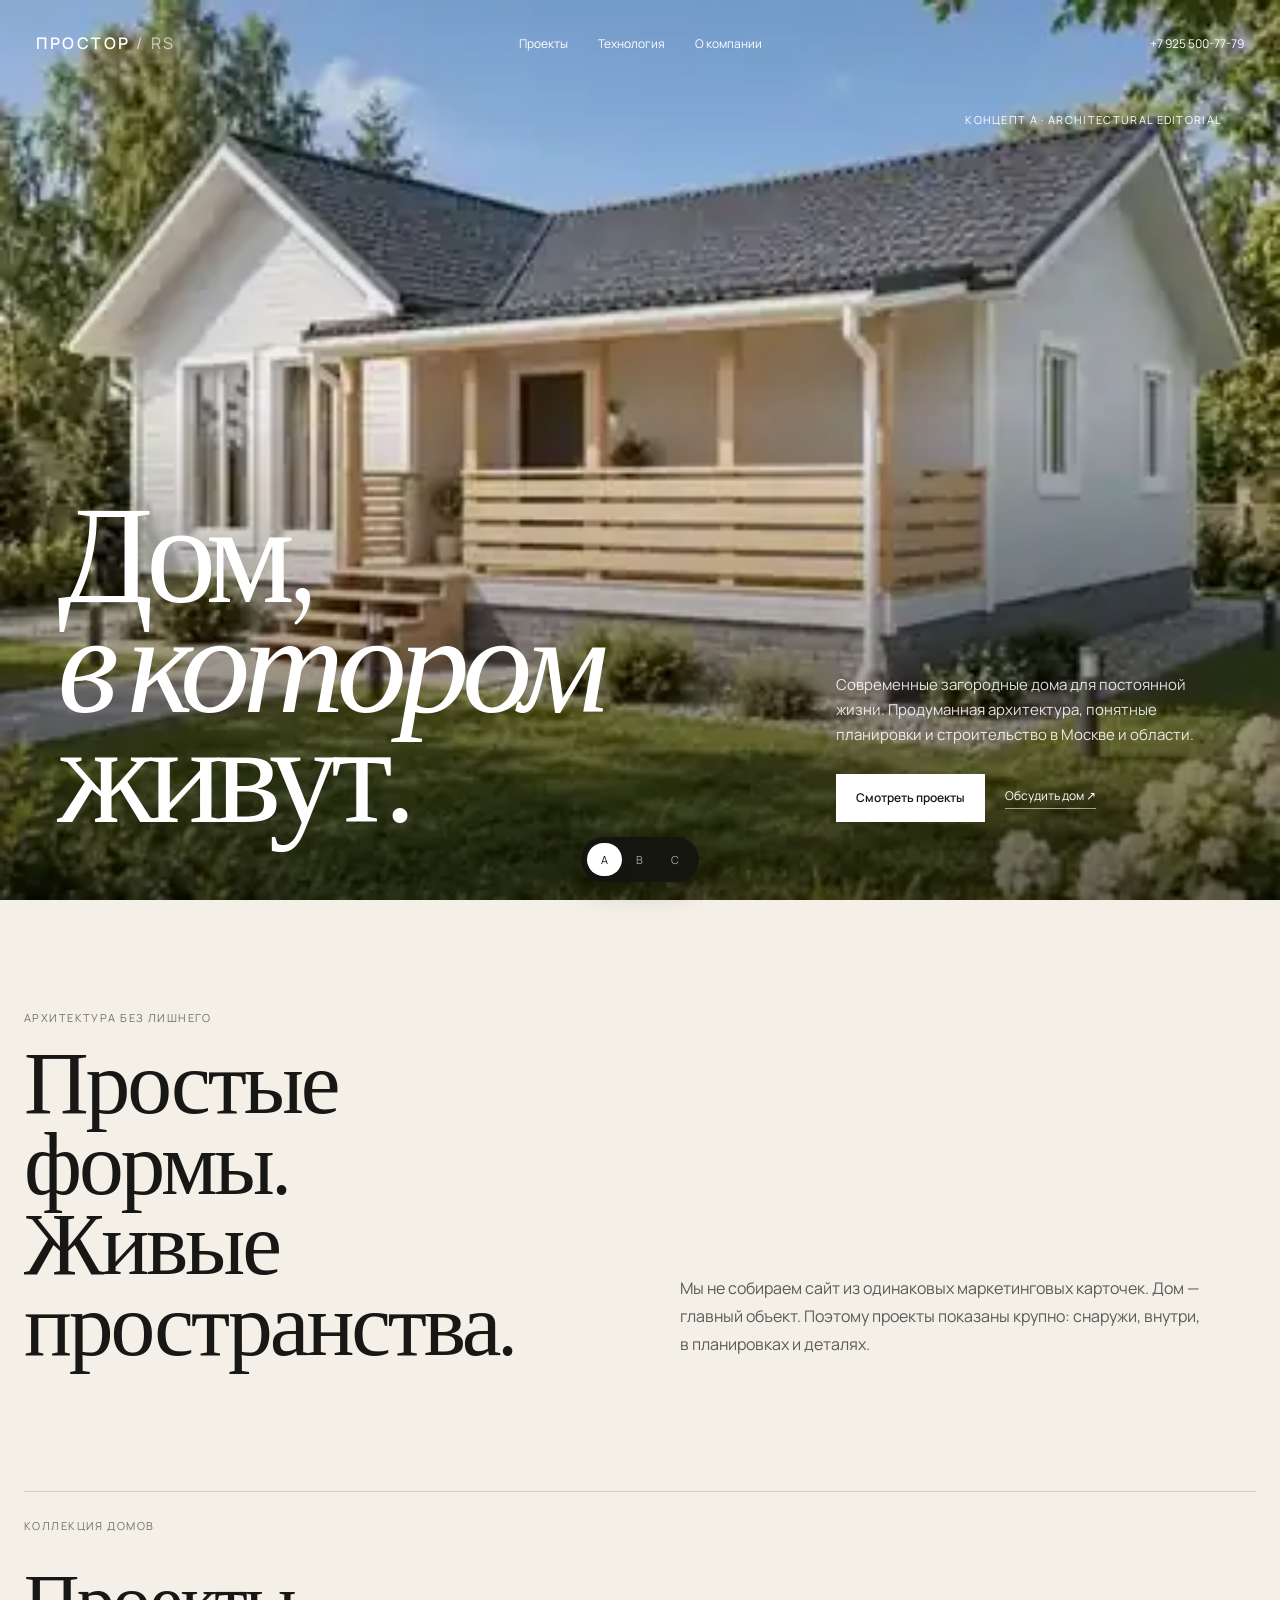
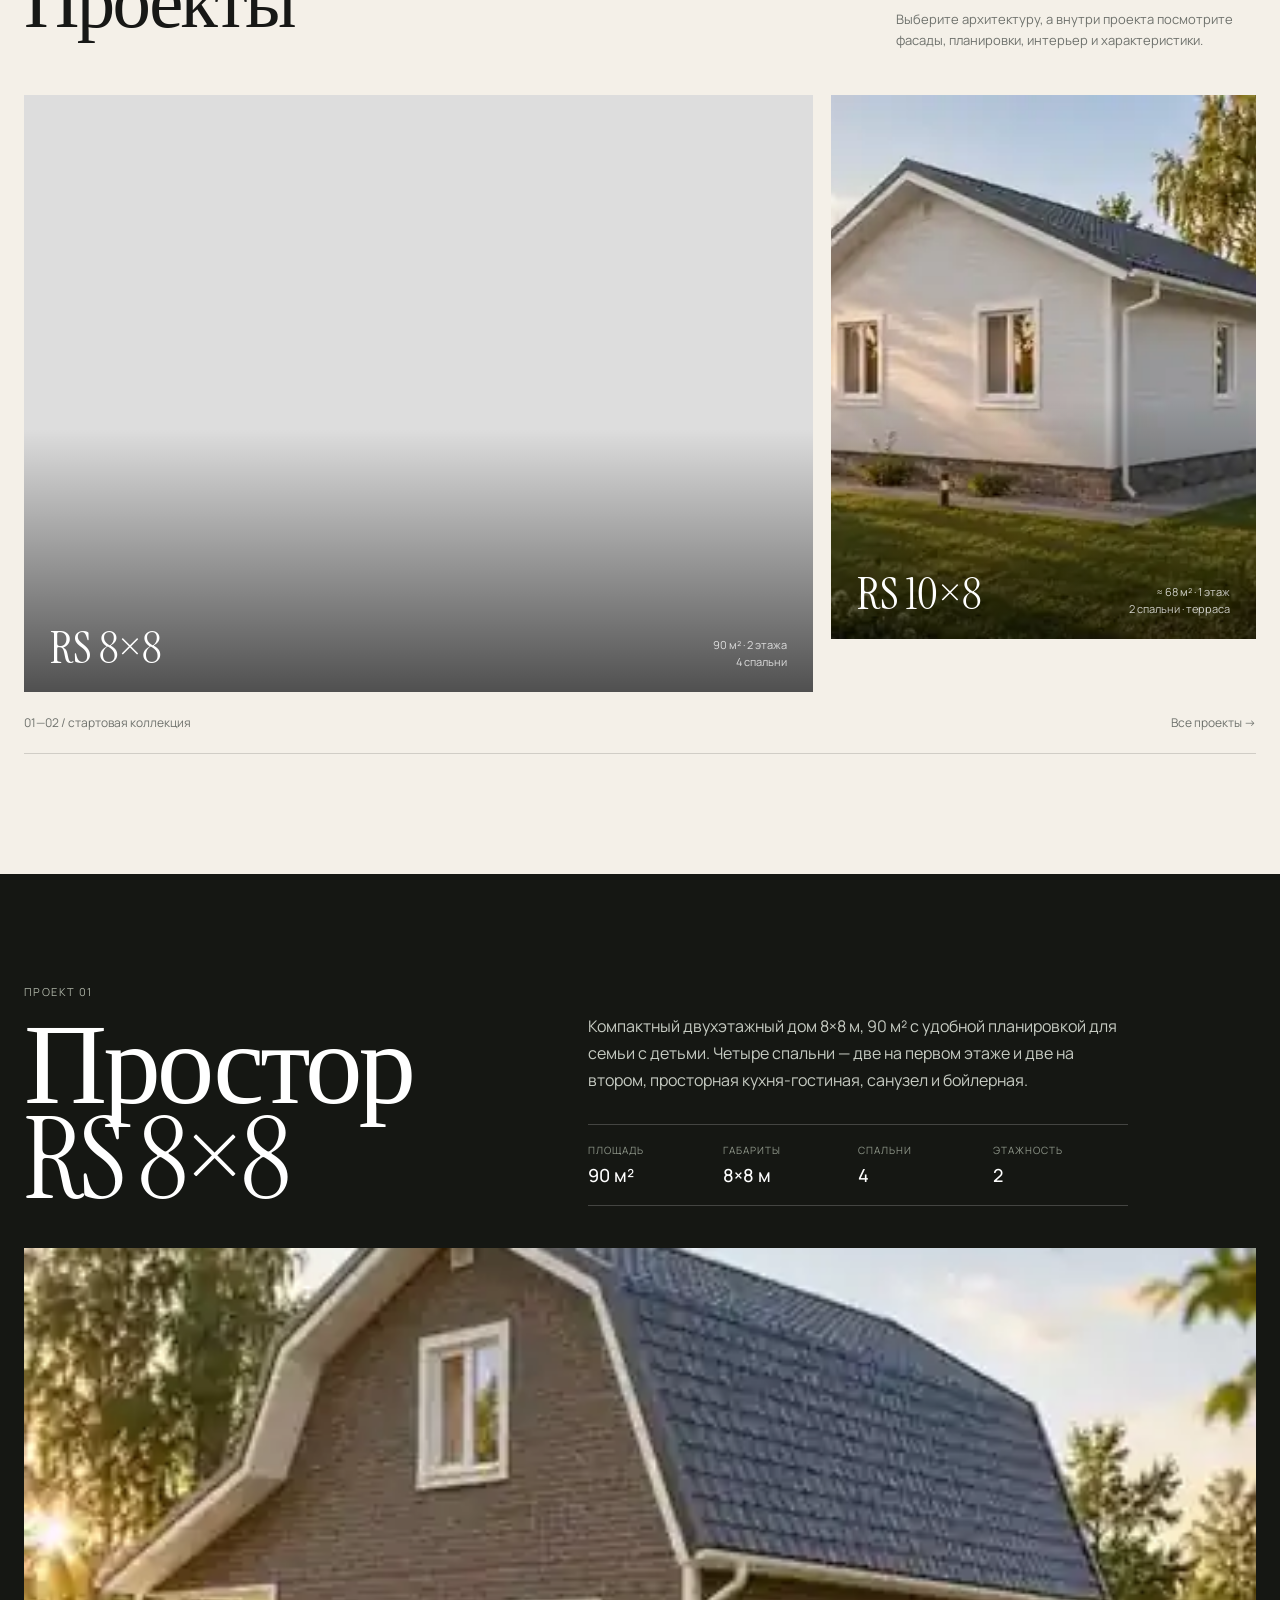
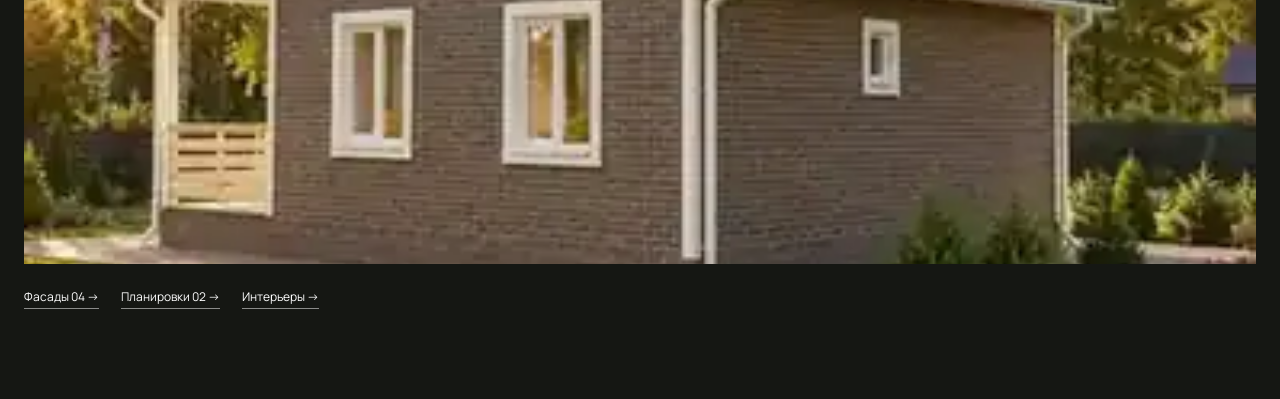
<file: concepts/a.html>
<!doctype html>
<html lang="ru">
<head>
<meta charset="utf-8">
<meta name="viewport" content="width=device-width,initial-scale=1">
<title>Концепт A — Простор</title>
<link rel="preconnect" href="https://fonts.googleapis.com">
<link rel="preconnect" href="https://fonts.gstatic.com" crossorigin>
<link href="https://fonts.googleapis.com/css2?family=Instrument+Serif:ital@0;1&family=Manrope:wght@400;500;600&display=swap" rel="stylesheet">
<style>
:root{--ink:#171816;--paper:#f4f0e8;--white:#fff;--muted:#6f726d;--line:rgba(23,24,22,.16);--accent:#6c7663}
*{box-sizing:border-box}html{scroll-behavior:smooth}body{margin:0;background:var(--paper);color:var(--ink);font-family:Manrope,Arial,sans-serif}img{display:block;width:100%;height:100%;object-fit:cover}a{color:inherit;text-decoration:none}.wrap{width:min(1440px,calc(100% - 48px));margin:auto}
.header{position:absolute;z-index:5;top:0;left:0;right:0;height:86px;display:grid;grid-template-columns:1fr auto 1fr;align-items:center;padding:0 36px;color:#fff}.brand{font-size:16px;font-weight:600;letter-spacing:.16em}.brand span{opacity:.65;font-weight:400}.nav{display:flex;gap:30px;font-size:12px}.phone{text-align:right;font-size:12px}.hero{min-height:100svh;position:relative;overflow:hidden;background:#111}.hero img{position:absolute;inset:0}.hero:after{content:"";position:absolute;inset:0;background:linear-gradient(180deg,rgba(0,0,0,.14),rgba(0,0,0,.04) 45%,rgba(0,0,0,.6))}.hero-copy{position:absolute;z-index:2;left:4.5vw;right:4.5vw;bottom:5.5vw;color:white;display:grid;grid-template-columns:1.3fr .7fr;gap:60px;align-items:end}.hero h1{font-family:'Instrument Serif',serif;font-weight:400;font-size:clamp(76px,11vw,178px);line-height:.78;letter-spacing:-.055em;margin:0}.hero h1 em{font-weight:400}.hero-side{justify-self:end;max-width:390px;padding-bottom:8px}.hero-side p{font-size:15px;line-height:1.65;margin:0 0 26px;color:rgba(255,255,255,.86)}.hero-actions{display:flex;gap:20px;align-items:center}.btn{display:inline-flex;align-items:center;justify-content:center;height:48px;padding:0 20px;background:#fff;color:#171816;font-size:12px;font-weight:600}.text-link{font-size:12px;border-bottom:1px solid rgba(255,255,255,.55);padding-bottom:4px}.hero-index{position:absolute;z-index:2;right:4.5vw;top:112px;color:#fff;font-size:11px;letter-spacing:.12em;text-transform:uppercase}
.intro{padding:110px 0 95px}.intro-grid{display:grid;grid-template-columns:1fr 1fr;gap:80px}.kicker{font-size:11px;text-transform:uppercase;letter-spacing:.13em;color:var(--muted);margin-bottom:18px}.intro h2,.projects h2,.project-top h2{font-family:'Instrument Serif',serif;font-weight:400;letter-spacing:-.035em;margin:0}.intro h2{font-size:clamp(54px,7vw,104px);line-height:.9}.intro-copy{align-self:end;max-width:520px;font-size:16px;line-height:1.75;color:#595d57;padding-bottom:8px}
.projects{padding:30px 0 120px}.projects-head{display:flex;justify-content:space-between;align-items:end;border-top:1px solid var(--line);padding-top:26px;margin-bottom:44px}.projects h2{font-size:clamp(52px,6vw,84px)}.projects-head p{max-width:360px;font-size:13px;line-height:1.6;color:var(--muted);margin:0}.grid{display:grid;grid-template-columns:1.3fr .7fr;gap:18px}.card{position:relative;overflow:hidden;background:#ddd}.card.big{aspect-ratio:1.32/1}.card.small{aspect-ratio:.78/1}.card img{transition:transform .8s cubic-bezier(.2,.7,.2,1)}.card:hover img{transform:scale(1.025)}.card:after{content:"";position:absolute;inset:auto 0 0;height:44%;background:linear-gradient(transparent,rgba(0,0,0,.64))}.caption{position:absolute;z-index:2;left:26px;right:26px;bottom:22px;color:#fff;display:flex;justify-content:space-between;gap:20px;align-items:end}.caption strong{font-family:'Instrument Serif',serif;font-size:clamp(32px,3.5vw,56px);font-weight:400;line-height:1}.caption span{font-size:11px;text-align:right;line-height:1.55;color:rgba(255,255,255,.78)}.catalog-footer{display:flex;justify-content:space-between;align-items:center;padding:22px 0;border-bottom:1px solid var(--line);font-size:12px;color:var(--muted)}
.project-top{background:#151713;color:#fff;padding:110px 0 90px}.project-top .kicker{color:#aab0a3}.project-head{display:grid;grid-template-columns:.85fr 1.15fr;gap:70px;align-items:end;margin-bottom:42px}.project-top h2{font-size:clamp(72px,9vw,138px);line-height:.82}.project-desc{max-width:540px}.project-desc p{font-size:16px;line-height:1.7;color:#c6cbc2;margin:0 0 30px}.facts{display:grid;grid-template-columns:repeat(4,1fr);border-top:1px solid rgba(255,255,255,.2);border-bottom:1px solid rgba(255,255,255,.2)}.fact{padding:18px 16px 18px 0}.fact span{display:block;font-size:10px;text-transform:uppercase;letter-spacing:.1em;color:#8f978a;margin-bottom:6px}.fact b{font-size:18px;font-weight:500}.project-image{margin-top:42px;aspect-ratio:16/8;overflow:hidden}.project-image img{object-position:center 42%}.project-links{display:flex;gap:22px;margin-top:24px;font-size:12px}.project-links a{border-bottom:1px solid rgba(255,255,255,.5);padding-bottom:3px}
.switcher{position:fixed;z-index:20;left:50%;transform:translateX(-50%);bottom:18px;background:rgba(18,19,17,.84);backdrop-filter:blur(12px);padding:6px;border-radius:999px;display:flex;box-shadow:0 8px 30px rgba(0,0,0,.18)}.switcher a{color:#fff;font-size:11px;padding:9px 14px;border-radius:999px;opacity:.62}.switcher a.active{background:#fff;color:#111;opacity:1}
@media(max-width:800px){.wrap{width:min(100% - 32px,1440px)}.header{height:72px;padding:0 18px;grid-template-columns:1fr auto}.nav{display:none}.phone{font-size:11px}.hero-copy{left:20px;right:20px;bottom:28px;grid-template-columns:1fr;gap:26px}.hero h1{font-size:clamp(64px,23vw,102px)}.hero-side{justify-self:start;max-width:330px}.hero-index{right:20px;top:92px}.intro{padding:82px 0 68px}.intro-grid,.project-head{grid-template-columns:1fr;gap:34px}.intro h2{font-size:58px}.projects-head{display:block}.projects-head p{margin-top:18px}.grid{grid-template-columns:1fr}.card.big,.card.small{aspect-ratio:4/5}.caption strong{font-size:38px}.project-top{padding:80px 0 90px}.project-top h2{font-size:72px}.facts{grid-template-columns:1fr 1fr}.project-image{aspect-ratio:4/5}.switcher{bottom:10px}}
</style>
</head>
<body>
<header class="header"><a class="brand" href="#">ПРОСТОР <span>/ RS</span></a><nav class="nav"><a href="#projects">Проекты</a><a href="#project">Технология</a><a href="#">О компании</a></nav><a class="phone" href="#">+7 925 500-77-79</a></header>
<section class="hero"><img src="../assets/rs10-front.webp" alt="Дом Простор"><div class="hero-index">Концепт A · Architectural editorial</div><div class="hero-copy"><h1>Дом,<br><em>в котором</em><br>живут.</h1><div class="hero-side"><p>Современные загородные дома для постоянной жизни. Продуманная архитектура, понятные планировки и строительство в Москве и области.</p><div class="hero-actions"><a class="btn" href="#projects">Смотреть проекты</a><a class="text-link" href="#">Обсудить дом ↗</a></div></div></div></section>
<section class="intro"><div class="wrap intro-grid"><div><div class="kicker">Архитектура без лишнего</div><h2>Простые формы.<br>Живые пространства.</h2></div><div class="intro-copy">Мы не собираем сайт из одинаковых маркетинговых карточек. Дом — главный объект. Поэтому проекты показаны крупно: снаружи, внутри, в планировках и деталях.</div></div></section>
<section class="projects" id="projects"><div class="wrap"><div class="projects-head"><div><div class="kicker">Коллекция домов</div><h2>Проекты</h2></div><p>Выберите архитектуру, а внутри проекта посмотрите фасады, планировки, интерьер и характеристики.</p></div><div class="grid"><a class="card big" href="#project"><img src="../assets/rs8-front.webp" alt="Простор RS 8×8"><div class="caption"><strong>RS 8×8</strong><span>90 м² · 2 этажа<br>4 спальни</span></div></a><a class="card small" href="#"><img src="../assets/rs10-rear.webp" alt="Простор RS 10×8"><div class="caption"><strong>RS 10×8</strong><span>≈ 68 м² · 1 этаж<br>2 спальни · терраса</span></div></a></div><div class="catalog-footer"><span>01—02 / стартовая коллекция</span><span>Все проекты →</span></div></div></section>
<section class="project-top" id="project"><div class="wrap"><div class="project-head"><div><div class="kicker">Проект 01</div><h2>Простор<br>RS 8×8</h2></div><div class="project-desc"><p>Компактный двухэтажный дом 8×8 м, 90 м² с удобной планировкой для семьи с детьми. Четыре спальни — две на первом этаже и две на втором, просторная кухня-гостиная, санузел и бойлерная.</p><div class="facts"><div class="fact"><span>Площадь</span><b>90 м²</b></div><div class="fact"><span>Габариты</span><b>8×8 м</b></div><div class="fact"><span>Спальни</span><b>4</b></div><div class="fact"><span>Этажность</span><b>2</b></div></div></div></div><div class="project-image"><img src="../assets/rs8-rear.webp" alt="Простор RS 8×8"></div><div class="project-links"><a href="#">Фасады 04 →</a><a href="#">Планировки 02 →</a><a href="#">Интерьеры →</a></div></div></section>
<div class="switcher"><a class="active" href="a.html">A</a><a href="b.html">B</a><a href="c.html">C</a></div>
</body></html>
</file>
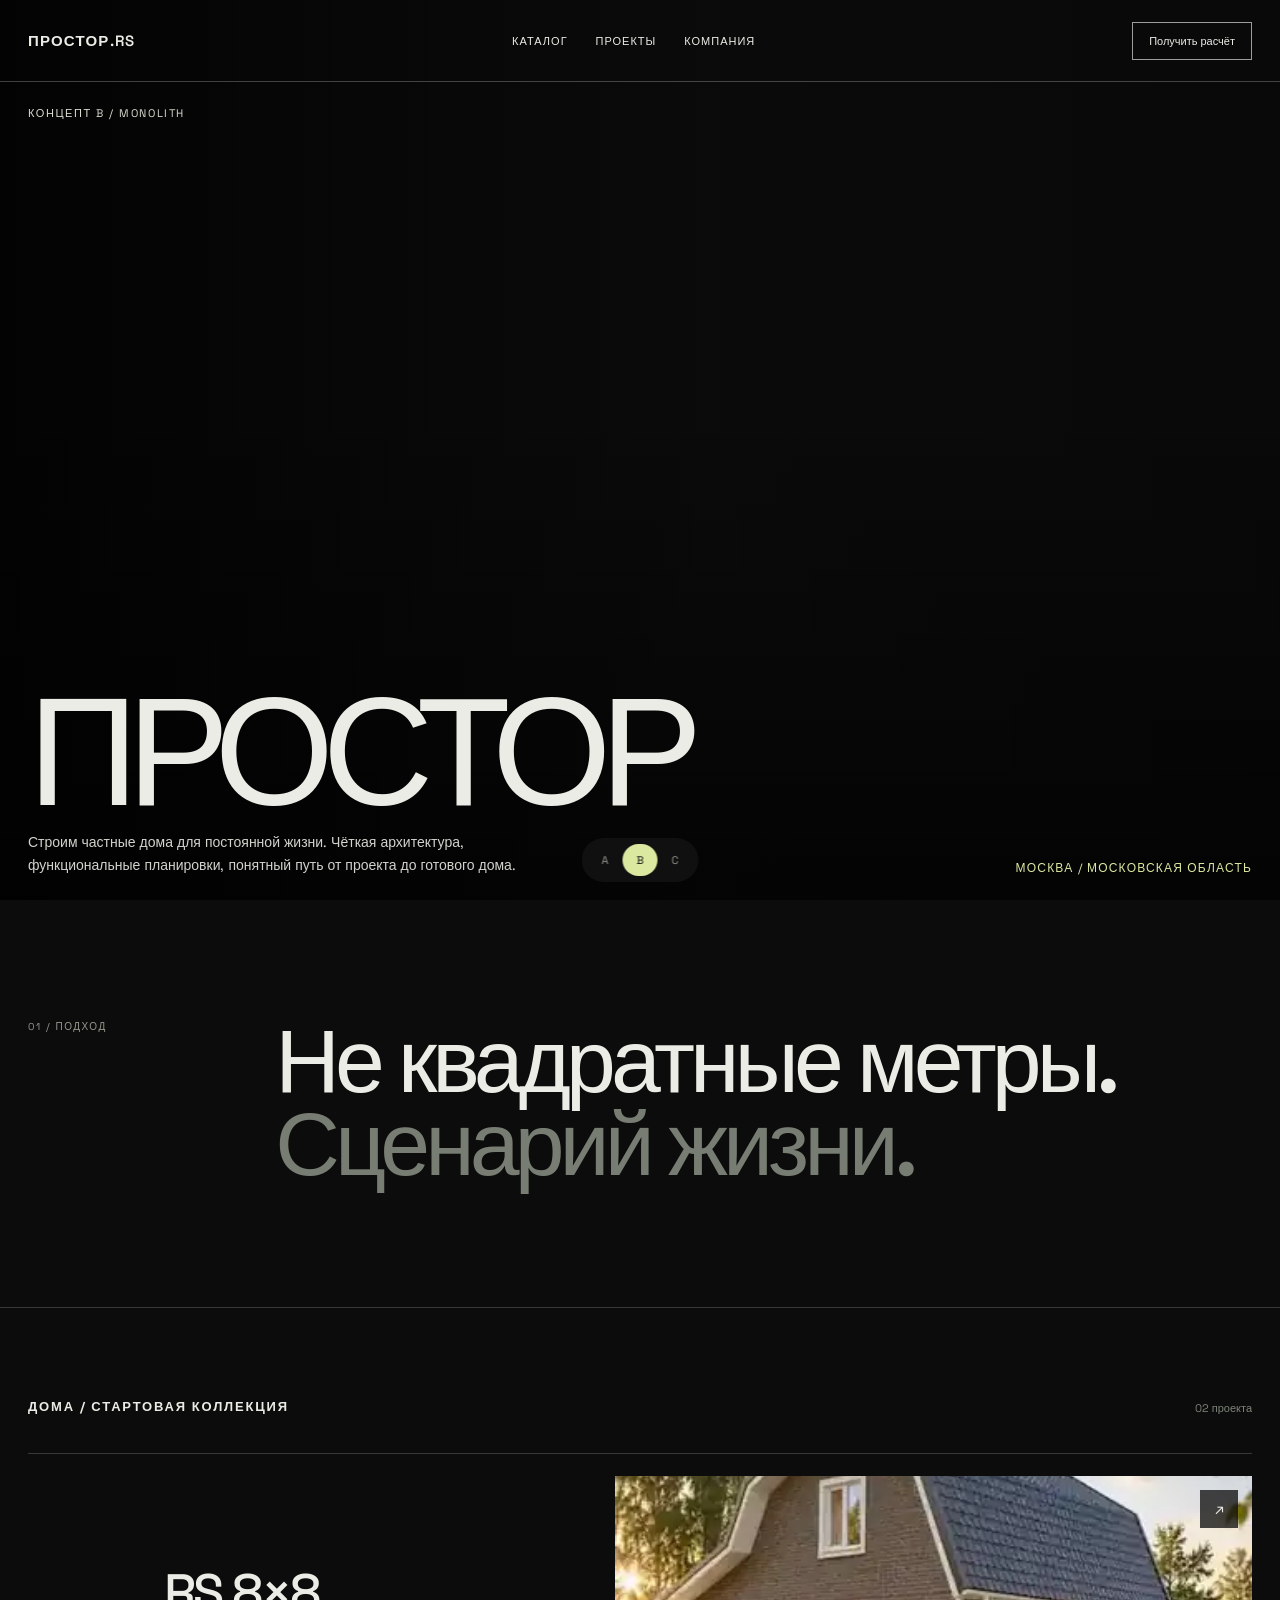
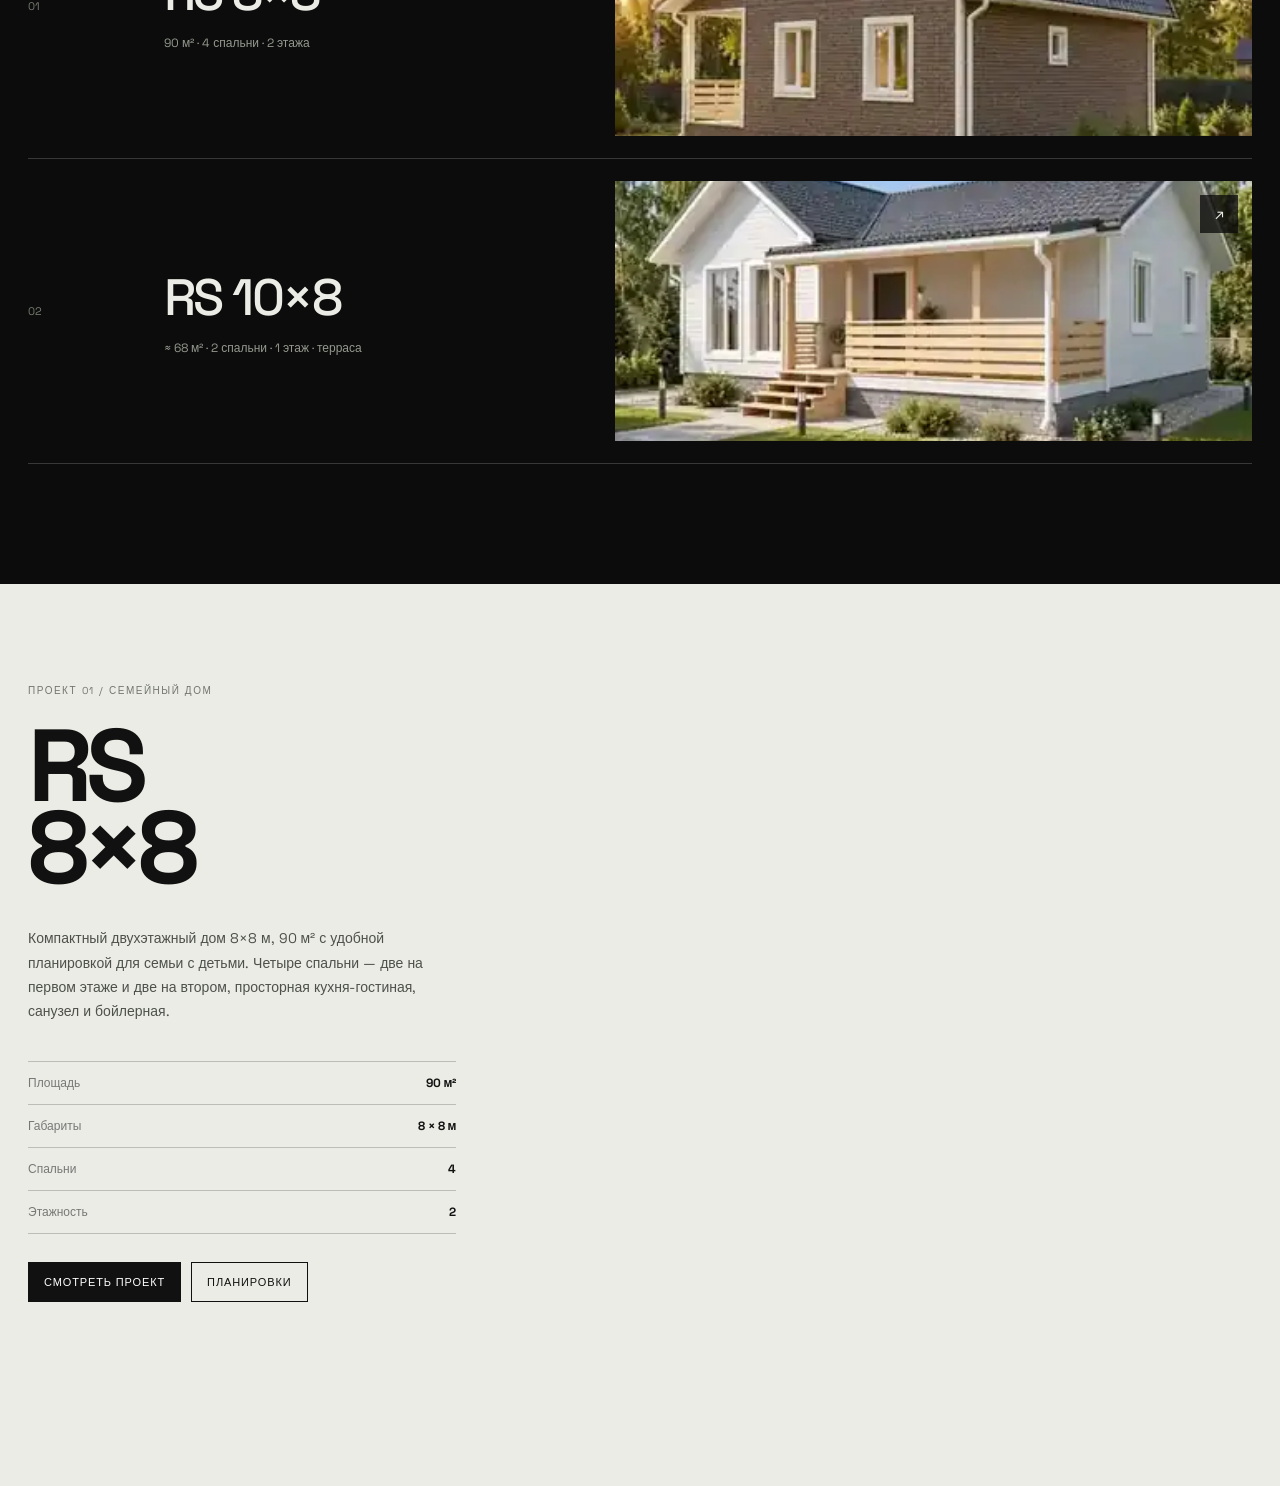
<file: concepts/b.html>
<!doctype html>
<html lang="ru">
<head>
<meta charset="utf-8">
<meta name="viewport" content="width=device-width,initial-scale=1">
<title>Концепт B — Простор</title>
<link rel="preconnect" href="https://fonts.googleapis.com"><link rel="preconnect" href="https://fonts.gstatic.com" crossorigin>
<link href="https://fonts.googleapis.com/css2?family=Space+Grotesk:wght@400;500;600&display=swap" rel="stylesheet">
<style>
:root{--black:#0b0c0b;--soft:#151715;--milk:#ecece6;--acid:#dbe8a0;--line:rgba(255,255,255,.18)}
*{box-sizing:border-box}body{margin:0;background:var(--black);color:var(--milk);font-family:'Space Grotesk',Arial,sans-serif}img{width:100%;height:100%;object-fit:cover;display:block}a{color:inherit;text-decoration:none}.shell{width:min(1540px,calc(100% - 56px));margin:auto}.header{position:absolute;z-index:8;top:0;left:0;right:0;height:82px;padding:0 28px;display:flex;align-items:center;justify-content:space-between;border-bottom:1px solid rgba(255,255,255,.24)}.brand{font-weight:600;font-size:15px;letter-spacing:.08em}.nav{display:flex;gap:28px;font-size:11px;text-transform:uppercase;letter-spacing:.09em}.cta{border:1px solid rgba(255,255,255,.6);height:38px;padding:0 16px;display:flex;align-items:center;font-size:11px}
.hero{height:100svh;min-height:720px;position:relative;overflow:hidden}.hero img{position:absolute;inset:0;filter:saturate(.72) contrast(1.05)}.hero:after{content:"";position:absolute;inset:0;background:linear-gradient(90deg,rgba(0,0,0,.74) 0,rgba(0,0,0,.14) 55%,rgba(0,0,0,.28)),linear-gradient(0deg,rgba(0,0,0,.62),transparent 55%)}.hero-mark{position:absolute;z-index:2;left:28px;top:106px;font-size:11px;letter-spacing:.14em;text-transform:uppercase;color:#d8ddd1}.hero-title{position:absolute;z-index:2;left:28px;right:28px;bottom:24px}.hero-title h1{font-size:clamp(76px,12vw,190px);line-height:.74;letter-spacing:-.075em;text-transform:uppercase;margin:0;font-weight:500}.hero-title .row{display:flex;justify-content:space-between;align-items:end;margin-top:22px}.hero-title p{max-width:530px;font-size:14px;line-height:1.6;margin:0;color:#d1d4cc}.hero-title .badge{font-size:12px;text-transform:uppercase;letter-spacing:.1em;color:var(--acid)}
.statement{padding:120px 0;border-bottom:1px solid var(--line)}.statement .shell{display:grid;grid-template-columns:.35fr 1.65fr;gap:40px}.label{font-size:10px;text-transform:uppercase;letter-spacing:.15em;color:#94998f}.statement h2{font-size:clamp(54px,7vw,108px);line-height:.93;letter-spacing:-.055em;margin:0;font-weight:500}.statement h2 span{color:#777d72}
.projects{padding:90px 0 120px}.project-line{display:grid;grid-template-columns:110px .8fr 1.2fr;gap:26px;align-items:center;padding:22px 0;border-top:1px solid var(--line)}.project-line:last-child{border-bottom:1px solid var(--line)}.no{font-size:11px;color:#777d72}.meta h3{font-size:clamp(36px,4vw,62px);font-weight:500;letter-spacing:-.05em;margin:0 0 10px}.meta p{font-size:12px;color:#94998f;margin:0}.thumb{height:260px;overflow:hidden;position:relative}.thumb img{transition:transform .7s}.project-line:hover .thumb img{transform:scale(1.025)}.thumb:after{content:"↗";position:absolute;right:14px;top:14px;background:rgba(10,10,10,.75);width:38px;height:38px;display:grid;place-items:center;font-size:15px}.projects-head{display:flex;justify-content:space-between;align-items:end;margin-bottom:38px}.projects-head h2{font-size:13px;text-transform:uppercase;letter-spacing:.14em;margin:0}.projects-head span{font-size:11px;color:#7f857a}
.project-top{background:var(--milk);color:#111;padding:100px 0 100px}.project-hero{display:grid;grid-template-columns:.72fr 1.28fr;gap:34px;align-items:start}.project-info{position:sticky;top:30px}.project-info .label{color:#72766f}.project-info h2{font-size:clamp(70px,8vw,128px);line-height:.8;letter-spacing:-.07em;text-transform:uppercase;margin:28px 0 38px}.project-info p{max-width:500px;font-size:14px;line-height:1.72;color:#4d514b}.specs{margin-top:38px;border-top:1px solid rgba(0,0,0,.2)}.spec{display:flex;justify-content:space-between;padding:13px 0;border-bottom:1px solid rgba(0,0,0,.2);font-size:12px}.spec span{color:#777}.project-photo{height:78vh;min-height:700px}.project-photo img{object-position:center}.project-actions{display:flex;gap:10px;margin-top:28px}.project-actions a{border:1px solid #111;padding:12px 15px;font-size:11px;text-transform:uppercase;letter-spacing:.08em}.project-actions a:first-child{background:#111;color:#fff}
.switcher{position:fixed;z-index:20;left:50%;transform:translateX(-50%);bottom:18px;background:rgba(20,20,20,.84);backdrop-filter:blur(12px);padding:6px;border-radius:999px;display:flex}.switcher a{font-size:11px;padding:9px 14px;border-radius:999px;opacity:.62}.switcher a.active{background:var(--acid);color:#111;opacity:1}
@media(max-width:820px){.shell{width:calc(100% - 32px)}.header{height:70px;padding:0 16px}.nav{display:none}.cta{height:34px}.hero{min-height:680px}.hero-mark{left:16px;top:92px}.hero-title{left:16px;right:16px;bottom:20px}.hero-title h1{font-size:clamp(62px,22vw,108px)}.hero-title .row{display:block}.hero-title p{margin-bottom:14px}.statement{padding:80px 0}.statement .shell{grid-template-columns:1fr;gap:28px}.statement h2{font-size:54px}.projects{padding:70px 0 90px}.project-line{grid-template-columns:42px 1fr;gap:16px}.thumb{grid-column:1 / -1;height:300px}.meta h3{font-size:42px}.project-top{padding:76px 0 90px}.project-hero{grid-template-columns:1fr}.project-info{position:static}.project-info h2{font-size:72px}.project-photo{height:62vh;min-height:520px}.switcher{bottom:10px}}
</style>
</head>
<body>
<header class="header"><a class="brand" href="#">ПРОСТОР.RS</a><nav class="nav"><a href="#projects">Каталог</a><a href="#project">Проекты</a><a href="#">Компания</a></nav><a class="cta" href="#">Получить расчёт</a></header>
<section class="hero"><img src="../assets/rs8-front.webp" alt="Простор RS"><div class="hero-mark">Концепт B / Monolith</div><div class="hero-title"><h1>Простор</h1><div class="row"><p>Строим частные дома для постоянной жизни. Чёткая архитектура, функциональные планировки, понятный путь от проекта до готового дома.</p><span class="badge">Москва / Московская область</span></div></div></section>
<section class="statement"><div class="shell"><div class="label">01 / Подход</div><h2>Не квадратные метры.<br><span>Сценарий жизни.</span></h2></div></section>
<section class="projects" id="projects"><div class="shell"><div class="projects-head"><h2>Дома / стартовая коллекция</h2><span>02 проекта</span></div><a class="project-line" href="#project"><div class="no">01</div><div class="meta"><h3>RS 8×8</h3><p>90 м² · 4 спальни · 2 этажа</p></div><div class="thumb"><img src="../assets/rs8-rear.webp" alt="RS 8×8"></div></a><a class="project-line" href="#"><div class="no">02</div><div class="meta"><h3>RS 10×8</h3><p>≈ 68 м² · 2 спальни · 1 этаж · терраса</p></div><div class="thumb"><img src="../assets/rs10-front.webp" alt="RS 10×8"></div></a></div></section>
<section class="project-top" id="project"><div class="shell project-hero"><div class="project-info"><div class="label">Проект 01 / Семейный дом</div><h2>RS<br>8×8</h2><p>Компактный двухэтажный дом 8×8 м, 90 м² с удобной планировкой для семьи с детьми. Четыре спальни — две на первом этаже и две на втором, просторная кухня-гостиная, санузел и бойлерная.</p><div class="specs"><div class="spec"><span>Площадь</span><b>90 м²</b></div><div class="spec"><span>Габариты</span><b>8 × 8 м</b></div><div class="spec"><span>Спальни</span><b>4</b></div><div class="spec"><span>Этажность</span><b>2</b></div></div><div class="project-actions"><a href="#">Смотреть проект</a><a href="#">Планировки</a></div></div><div class="project-photo"><img src="../assets/rs8-front.webp" alt="Простор RS 8×8"></div></div></section>
<div class="switcher"><a href="a.html">A</a><a class="active" href="b.html">B</a><a href="c.html">C</a></div>
</body></html>
</file>
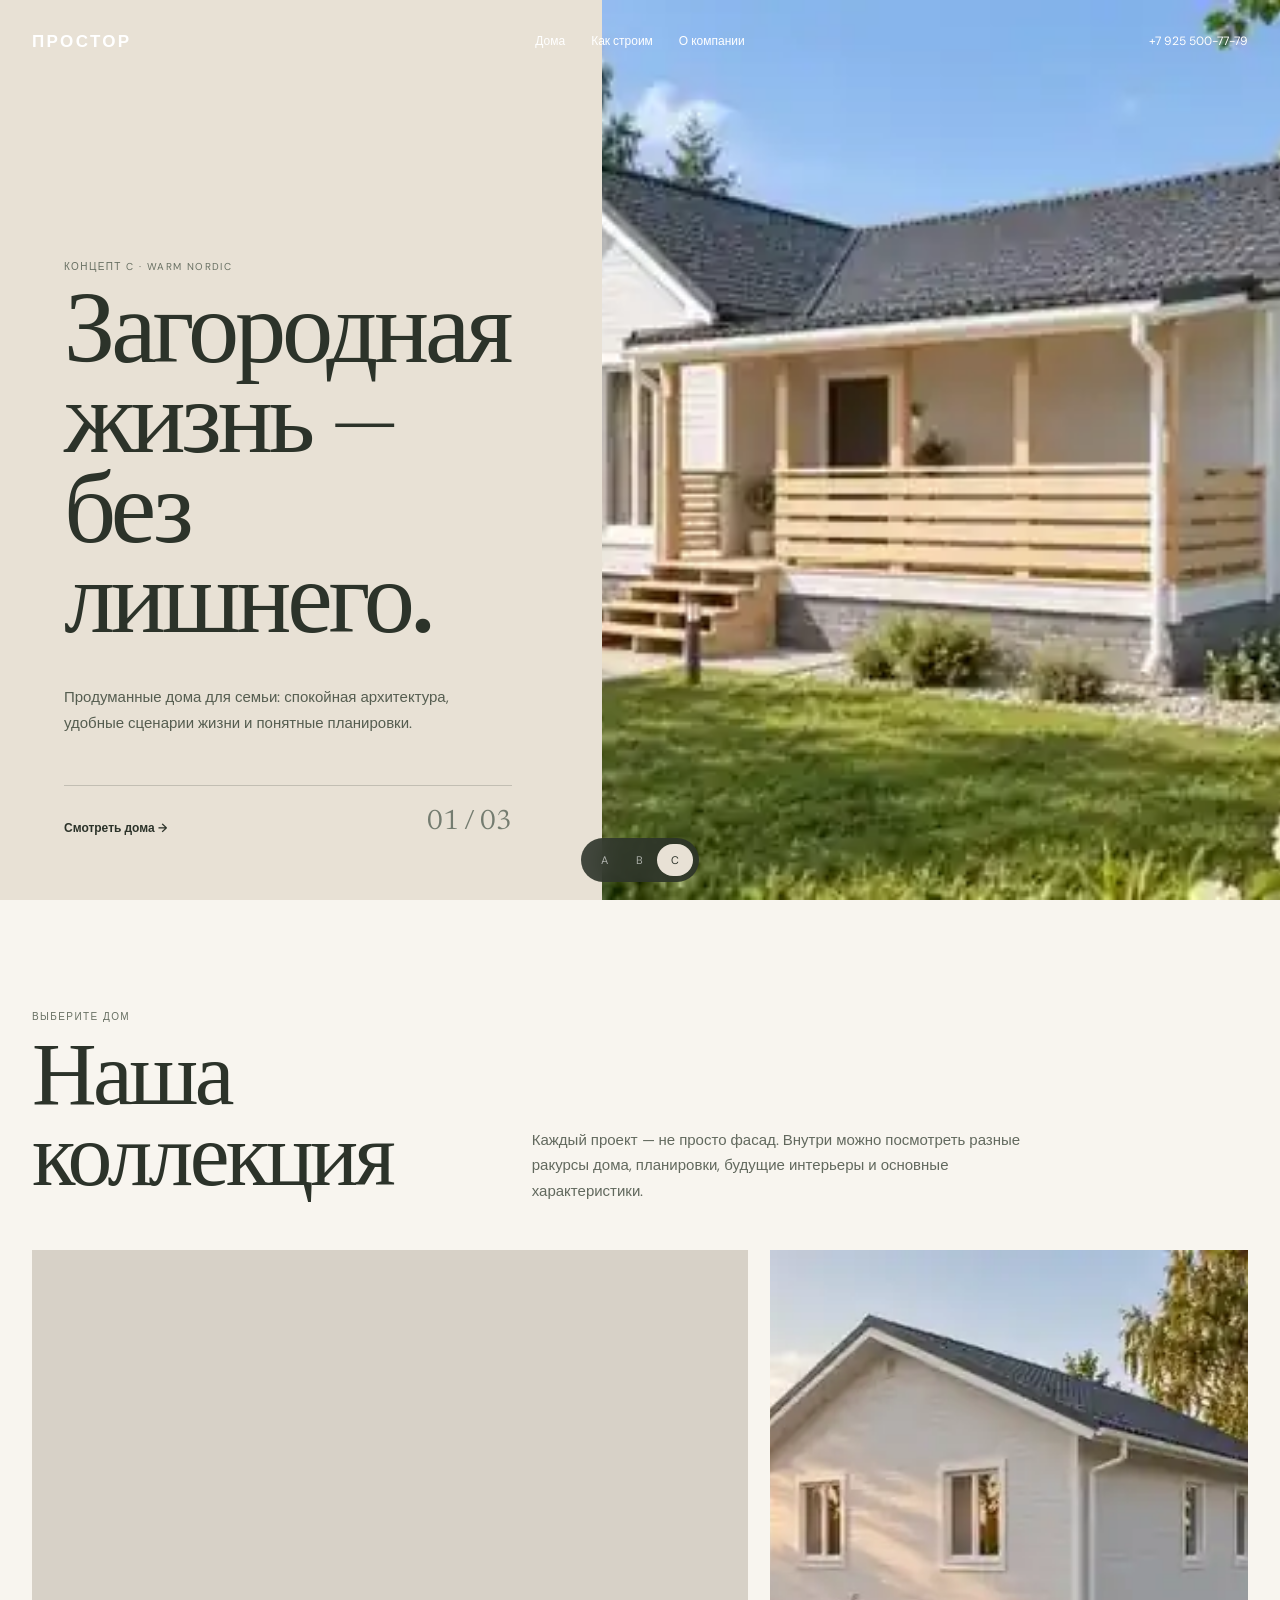
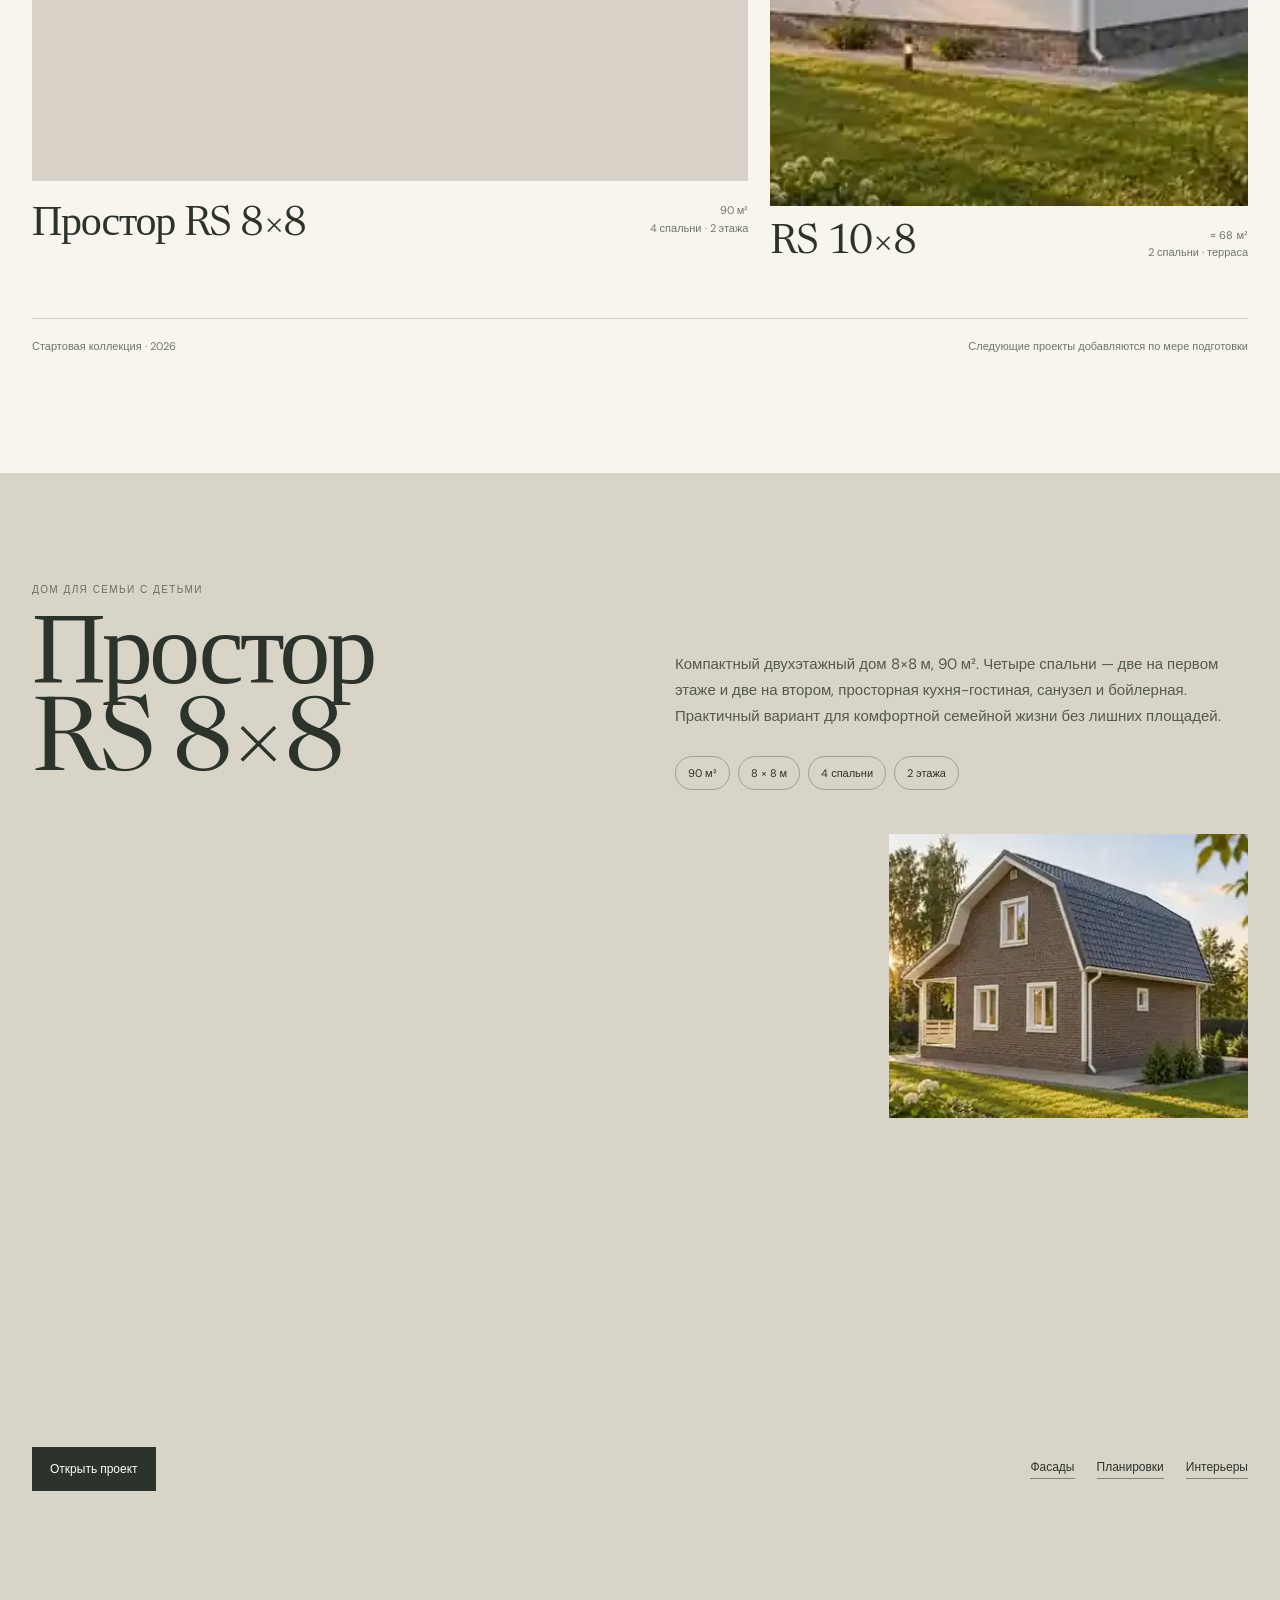
<file: concepts/c.html>
<!doctype html>
<html lang="ru">
<head>
<meta charset="utf-8">
<meta name="viewport" content="width=device-width,initial-scale=1">
<title>Концепт C — Простор</title>
<link rel="preconnect" href="https://fonts.googleapis.com"><link rel="preconnect" href="https://fonts.gstatic.com" crossorigin>
<link href="https://fonts.googleapis.com/css2?family=DM+Sans:wght@400;500;600&family=Newsreader:opsz,wght@6..72,400;6..72,500&display=swap" rel="stylesheet">
<style>
:root{--sand:#e8e1d5;--paper:#f8f5ef;--olive:#2c332a;--sage:#929a88;--terracotta:#9b6c4c;--line:rgba(44,51,42,.2)}
*{box-sizing:border-box}body{margin:0;background:var(--paper);color:var(--olive);font-family:'DM Sans',Arial,sans-serif}img{width:100%;height:100%;object-fit:cover;display:block}a{text-decoration:none;color:inherit}.wrap{width:min(1400px,calc(100% - 64px));margin:auto}.header{height:82px;display:grid;grid-template-columns:1fr auto 1fr;align-items:center;padding:0 32px;position:absolute;z-index:5;left:0;right:0;top:0;color:#fff}.brand{font-size:17px;font-weight:600;letter-spacing:.14em}.nav{display:flex;gap:26px;font-size:12px}.phone{text-align:right;font-size:12px}.hero{min-height:100svh;background:var(--sand);display:grid;grid-template-columns:.94fr 1.06fr;position:relative}.hero-image{min-height:100svh;overflow:hidden}.hero-image img{object-position:center}.hero-copy{padding:150px 7vw 64px 5vw;display:flex;flex-direction:column;justify-content:flex-end;background:var(--sand)}.eyebrow{font-size:10px;text-transform:uppercase;letter-spacing:.14em;color:#687063;margin-bottom:20px}.hero h1{font-family:'Newsreader',serif;font-weight:400;font-size:clamp(66px,8vw,128px);line-height:.88;letter-spacing:-.04em;margin:0 0 32px}.hero p{font-size:15px;line-height:1.72;max-width:500px;margin:0;color:#555d50}.hero-bottom{display:flex;justify-content:space-between;align-items:end;margin-top:48px;padding-top:22px;border-top:1px solid var(--line)}.hero-bottom a{font-size:12px;font-weight:600}.hero-bottom span{font-family:'Newsreader',serif;font-size:28px;color:#747c70}
.projects{padding:110px 0 120px}.projects-head{display:grid;grid-template-columns:.75fr 1.25fr;gap:70px;align-items:end;margin-bottom:46px}.projects h2{font-family:'Newsreader',serif;font-size:clamp(58px,7vw,98px);font-weight:400;line-height:.9;letter-spacing:-.04em;margin:0}.projects-head p{margin:0;max-width:520px;font-size:15px;line-height:1.7;color:#62695e}.mosaic{display:grid;grid-template-columns:1.2fr .8fr;gap:22px}.project-card{display:flex;flex-direction:column}.image{overflow:hidden;background:#d7d1c7}.project-card:first-child .image{aspect-ratio:1.35/1}.project-card:last-child .image{aspect-ratio:.86/1}.image img{transition:transform .75s}.project-card:hover .image img{transform:scale(1.02)}.project-meta{display:grid;grid-template-columns:1fr auto;gap:16px;padding-top:16px}.project-meta h3{font-family:'Newsreader',serif;font-size:42px;font-weight:400;margin:0;letter-spacing:-.03em}.project-meta p{font-size:11px;line-height:1.6;color:#6f756c;text-align:right;margin:5px 0 0}.collection-note{margin-top:54px;border-top:1px solid var(--line);padding-top:20px;display:flex;justify-content:space-between;font-size:11px;color:#6e756a}
.project-top{padding:110px 0;background:#d9d4c8}.project-top-head{display:grid;grid-template-columns:1fr 1fr;gap:70px;margin-bottom:44px}.project-top h2{font-family:'Newsreader',serif;font-weight:400;font-size:clamp(68px,8vw,118px);line-height:.85;letter-spacing:-.04em;margin:0}.project-copy{align-self:end}.project-copy p{font-size:15px;line-height:1.72;max-width:560px;color:#535a4f}.chips{display:flex;flex-wrap:wrap;gap:8px;margin-top:26px}.chip{border:1px solid rgba(44,51,42,.32);padding:9px 12px;border-radius:999px;font-size:11px}.project-gallery{display:grid;grid-template-columns:1.4fr .6fr;gap:20px}.project-gallery .big{aspect-ratio:1.42/1;overflow:hidden}.project-gallery .small{display:grid;grid-template-rows:1fr 1fr;gap:20px}.project-gallery .small div{overflow:hidden;min-height:0}.project-actions{display:flex;justify-content:space-between;align-items:center;margin-top:24px;font-size:12px}.project-actions .primary{background:var(--olive);color:#fff;padding:14px 18px}.project-actions .links{display:flex;gap:22px}.project-actions .links a{border-bottom:1px solid rgba(44,51,42,.5);padding-bottom:3px}
.switcher{position:fixed;z-index:20;left:50%;transform:translateX(-50%);bottom:18px;background:rgba(44,51,42,.88);backdrop-filter:blur(12px);padding:6px;border-radius:999px;display:flex}.switcher a{color:white;font-size:11px;padding:9px 14px;border-radius:999px;opacity:.6}.switcher a.active{background:var(--sand);color:var(--olive);opacity:1}
@media(max-width:820px){.wrap{width:calc(100% - 32px)}.header{height:70px;padding:0 16px;grid-template-columns:1fr auto}.nav{display:none}.hero{grid-template-columns:1fr;min-height:auto}.hero-image{min-height:58vh;order:1}.hero-copy{order:2;padding:52px 20px 44px}.hero h1{font-size:68px}.projects{padding:78px 0 90px}.projects-head,.project-top-head{grid-template-columns:1fr;gap:28px}.projects h2{font-size:60px}.mosaic{grid-template-columns:1fr}.project-card:first-child .image,.project-card:last-child .image{aspect-ratio:4/5}.project-meta h3{font-size:36px}.project-top{padding:80px 0 90px}.project-top h2{font-size:72px}.project-gallery{grid-template-columns:1fr}.project-gallery .big{aspect-ratio:4/5}.project-gallery .small{grid-template-columns:1fr 1fr;grid-template-rows:none}.project-gallery .small div{aspect-ratio:1/1}.project-actions{display:block}.project-actions .links{margin-top:18px}.switcher{bottom:10px}}
</style>
</head>
<body>
<header class="header"><a class="brand" href="#">ПРОСТОР</a><nav class="nav"><a href="#projects">Дома</a><a href="#project">Как строим</a><a href="#">О компании</a></nav><a class="phone" href="#">+7 925 500-77-79</a></header>
<section class="hero"><div class="hero-copy"><div class="eyebrow">Концепт C · Warm Nordic</div><h1>Загородная<br>жизнь —<br>без лишнего.</h1><p>Продуманные дома для семьи: спокойная архитектура, удобные сценарии жизни и понятные планировки.</p><div class="hero-bottom"><a href="#projects">Смотреть дома →</a><span>01 / 03</span></div></div><div class="hero-image"><img src="../assets/rs10-front.webp" alt="Простор"></div></section>
<section class="projects" id="projects"><div class="wrap"><div class="projects-head"><div><div class="eyebrow">Выберите дом</div><h2>Наша<br>коллекция</h2></div><p>Каждый проект — не просто фасад. Внутри можно посмотреть разные ракурсы дома, планировки, будущие интерьеры и основные характеристики.</p></div><div class="mosaic"><a class="project-card" href="#project"><div class="image"><img src="../assets/rs8-front.webp" alt="Простор RS 8×8"></div><div class="project-meta"><h3>Простор RS 8×8</h3><p>90 м²<br>4 спальни · 2 этажа</p></div></a><a class="project-card" href="#"><div class="image"><img src="../assets/rs10-rear.webp" alt="Простор RS 10×8"></div><div class="project-meta"><h3>RS 10×8</h3><p>≈ 68 м²<br>2 спальни · терраса</p></div></a></div><div class="collection-note"><span>Стартовая коллекция · 2026</span><span>Следующие проекты добавляются по мере подготовки</span></div></div></section>
<section class="project-top" id="project"><div class="wrap"><div class="project-top-head"><div><div class="eyebrow">Дом для семьи с детьми</div><h2>Простор<br>RS 8×8</h2></div><div class="project-copy"><p>Компактный двухэтажный дом 8×8 м, 90 м². Четыре спальни — две на первом этаже и две на втором, просторная кухня-гостиная, санузел и бойлерная. Практичный вариант для комфортной семейной жизни без лишних площадей.</p><div class="chips"><span class="chip">90 м²</span><span class="chip">8 × 8 м</span><span class="chip">4 спальни</span><span class="chip">2 этажа</span></div></div></div><div class="project-gallery"><div class="big"><img src="../assets/rs8-front.webp" alt="RS 8×8"></div><div class="small"><div><img src="../assets/rs8-rear.webp" alt="RS 8×8 другой ракурс"></div><div><img src="../assets/rs8-front.webp" alt="RS 8×8 детали" style="object-position:66% center"></div></div></div><div class="project-actions"><a class="primary" href="#">Открыть проект</a><div class="links"><a href="#">Фасады</a><a href="#">Планировки</a><a href="#">Интерьеры</a></div></div></div></section>
<div class="switcher"><a href="a.html">A</a><a href="b.html">B</a><a class="active" href="c.html">C</a></div>
</body></html>
</file>
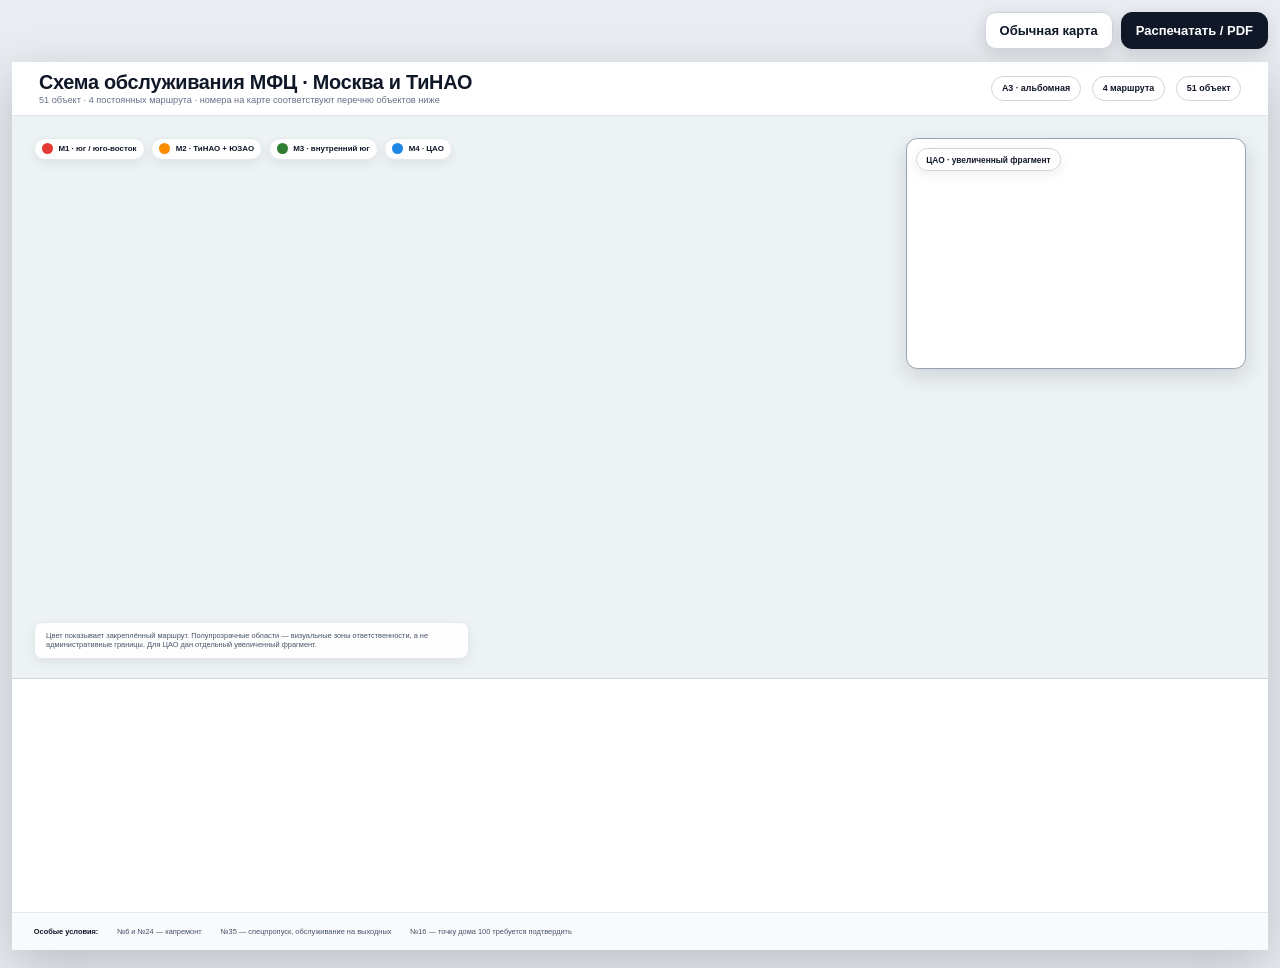
<file: mfc-map/print.html>
<!doctype html>
<html lang="ru">
<head>
<meta charset="utf-8">
<meta name="viewport" content="width=device-width,initial-scale=1,viewport-fit=cover">
<title>МФЦ — схема обслуживания A3</title>
<script src="https://api-maps.yandex.ru/2.1/?apikey=ae1ad0d8-c1e7-4617-9b5f-782af5dfa35d&lang=ru_RU"></script>
<style>
:root{--m1:#e53935;--m2:#fb8c00;--m3:#2e7d32;--m4:#1e88e5;--ink:#101828;--muted:#667085;--line:#d0d5dd}
*{box-sizing:border-box;-webkit-print-color-adjust:exact!important;print-color-adjust:exact!important}
html,body{margin:0;min-height:100%;background:#e9edf2;font-family:-apple-system,BlinkMacSystemFont,"Segoe UI",Arial,sans-serif;color:var(--ink)}
.toolbar{position:fixed;z-index:2000;top:12px;right:12px;display:flex;gap:8px}
.toolbar a,.toolbar button{border:1px solid #d0d5dd;border-radius:11px;padding:10px 14px;background:#fff;color:#101828;text-decoration:none;font-size:13px;font-weight:800;box-shadow:0 4px 16px #0002;cursor:pointer}
.toolbar button{background:#101828;color:#fff;border-color:#101828}
.sheet{width:420mm;height:297mm;margin:18px auto;background:#fff;box-shadow:0 16px 48px #0003;display:grid;grid-template-rows:18mm 188mm 91mm;overflow:hidden}
.header{display:flex;align-items:center;justify-content:space-between;padding:0 9mm;border-bottom:1px solid #dfe3e8;background:#fff}
.title{font-size:21px;font-weight:900;letter-spacing:-.25px;line-height:1.05}
.subtitle{font-size:9.5px;color:var(--muted);margin-top:2px}
.header-meta{display:flex;gap:3mm;align-items:center}
.meta-chip{border:1px solid #d0d5dd;border-radius:999px;padding:2.2mm 3.2mm;font-size:9px;font-weight:800;background:#fff;white-space:nowrap}
.map-stage{position:relative;min-height:0;overflow:hidden;background:#edf2f5}
#mapMain{position:absolute;inset:0}
.inset{position:absolute;z-index:30;right:7mm;top:7mm;width:112mm;height:76mm;background:#fff;border:1px solid #98a2b3;border-radius:3mm;box-shadow:0 2mm 6mm #0002;overflow:hidden}
.inset-title{position:absolute;z-index:35;left:2.5mm;top:2.5mm;background:rgba(255,255,255,.94);border:1px solid #d0d5dd;border-radius:999px;padding:1.5mm 2.4mm;font-size:8.5px;font-weight:900;box-shadow:0 1mm 3mm #0001}
#mapCao{position:absolute;inset:0}
.map-caption{position:absolute;z-index:25;left:7mm;bottom:6mm;max-width:142mm;background:rgba(255,255,255,.94);border:1px solid #e4e7ec;border-radius:2.2mm;padding:2.2mm 3mm;font-size:7.7px;line-height:1.25;color:#475467;box-shadow:0 1mm 3mm #0001}
.legend{position:absolute;z-index:25;left:7mm;top:7mm;display:flex;gap:2.2mm;flex-wrap:wrap;max-width:170mm}
.legend-item{display:flex;align-items:center;gap:1.4mm;background:rgba(255,255,255,.94);border:1px solid #e4e7ec;border-radius:999px;padding:1.4mm 2.4mm;font-size:8px;font-weight:800;box-shadow:0 1mm 3mm #0001}
.dot{width:3mm;height:3mm;border-radius:50%}
.footer{display:grid;grid-template-rows:1fr 10mm;border-top:1px solid #cfd4dc;background:#fff;overflow:hidden}
.route-grid{display:grid;grid-template-columns:repeat(4,1fr);gap:3mm;padding:4mm 6mm 2.5mm}
.route-box{min-width:0;border:1px solid #dfe3e8;border-radius:2.3mm;overflow:hidden;background:#fff}
.route-head{height:8.5mm;padding:0 2.5mm;color:#fff;display:flex;align-items:center;justify-content:space-between;gap:2mm;font-size:9.2px;font-weight:900}
.route-head small{font-size:7.7px;font-weight:800;opacity:.96;white-space:nowrap}
.route-list{padding:2mm 2.5mm 2.2mm;font-size:7.15px;line-height:1.18}
.route-item{display:grid;grid-template-columns:9mm 1fr;gap:1mm;align-items:start;margin:1.05mm 0}
.route-num{font-weight:900;white-space:nowrap}
.route-text{min-width:0}
.route-district{font-weight:800}
.special-strip{display:flex;align-items:center;padding:0 7mm;border-top:1px solid #e4e7ec;background:#f8fafc;font-size:7.7px;color:#475467;gap:5mm;white-space:nowrap}
.special-strip b{color:#101828}
.route-zone-label{min-width:34px;height:24px;padding:0 7px;border:2px solid;border-radius:13px;background:rgba(255,255,255,.94);box-shadow:0 1px 4px #0002;display:flex;align-items:center;justify-content:center;font-size:12px;font-weight:900;pointer-events:none}
.print-pin{width:22px;height:22px;border-radius:50%;border:2px solid #fff;box-shadow:0 1px 4px #0005;color:#fff;display:flex;align-items:center;justify-content:center;font-size:8.5px;font-weight:900}
.print-pin.cao{width:24px;height:24px;font-size:9px}
@page{size:A3 landscape;margin:0}
@media print{
  html,body{width:420mm;height:297mm;background:#fff}
  .toolbar{display:none!important}
  .sheet{width:420mm;height:297mm;margin:0;box-shadow:none}
}
@media screen and (max-width:1500px){
  .sheet{width:calc(100vw - 24px);height:auto;aspect-ratio:420/297;margin:62px 12px 18px;grid-template-rows:6.06% 63.3% 30.64%}
  .title{font-size:clamp(15px,1.55vw,21px)}.subtitle{font-size:clamp(7px,.72vw,9.5px)}
  .header{padding:0 2.1vw}.meta-chip{font-size:clamp(7px,.7vw,9px);padding:.5vw .75vw}
  .inset{right:1.7vw;top:1.7vw;width:26.6vw;height:18.1vw}.inset-title{font-size:clamp(6px,.65vw,8.5px)}
  .legend{left:1.7vw;top:1.7vw;gap:.5vw}.legend-item{font-size:clamp(6px,.62vw,8px);padding:.35vw .55vw}
  .map-caption{left:1.7vw;bottom:1.5vw;max-width:34vw;font-size:clamp(5.5px,.58vw,7.7px)}
  .route-grid{gap:.7vw;padding:1vw 1.4vw .6vw}.route-head{height:2.05vw;font-size:clamp(6.5px,.69vw,9.2px)}.route-head small{font-size:clamp(5.5px,.58vw,7.7px)}
  .route-list{font-size:clamp(5.3px,.54vw,7.15px);padding:.5vw .6vw}.route-item{grid-template-columns:2.1vw 1fr;margin:.24vw 0}
  .special-strip{font-size:clamp(5.5px,.58vw,7.7px);padding:0 1.7vw}
}
@media screen and (max-width:680px), screen and (max-width:850px) and (max-height:950px){
  body{overflow:auto}
  .toolbar{position:sticky;top:0;right:auto;padding:8px;background:rgba(233,237,242,.95);backdrop-filter:blur(8px);justify-content:flex-end}
  .toolbar a,.toolbar button{padding:9px 11px;font-size:12px}
  .sheet{display:block;width:100%;height:auto;aspect-ratio:auto;margin:0;box-shadow:none}
  .header{min-height:72px;padding:12px 14px;gap:8px}.title{font-size:17px}.subtitle{font-size:10px}.header-meta{display:none}
  .map-stage{height:61dvh;min-height:440px}.inset{width:42vw;height:31vw;right:8px;top:8px;border-radius:10px}.inset-title{font-size:8px;left:6px;top:6px;padding:4px 7px}
  .legend{left:8px;top:8px;right:46vw;gap:5px}.legend-item{font-size:8px;padding:4px 7px}.dot{width:9px;height:9px}
  .map-caption{left:8px;right:8px;bottom:8px;max-width:none;font-size:8px;padding:6px 8px}
  .footer{display:block}.route-grid{grid-template-columns:1fr;gap:8px;padding:10px;background:#f8fafc}
  .route-head{height:auto;min-height:34px;padding:7px 9px;font-size:11px}.route-head small{font-size:9px}
  .route-list{font-size:10px;line-height:1.3;padding:7px 9px}.route-item{grid-template-columns:36px 1fr;margin:4px 0}
  .special-strip{white-space:normal;min-height:46px;padding:8px 12px;font-size:9px;line-height:1.35;flex-wrap:wrap}
}
</style>
</head>
<body>
<div class="toolbar"><a href="./?v=25">Обычная карта</a><button onclick="window.print()">Распечатать / PDF</button></div>

<main class="sheet">
  <header class="header">
    <div>
      <div class="title">Схема обслуживания МФЦ · Москва и ТиНАО</div>
      <div class="subtitle">51 объект · 4 постоянных маршрута · номера на карте соответствуют перечню объектов ниже</div>
    </div>
    <div class="header-meta">
      <div class="meta-chip">A3 · альбомная</div>
      <div class="meta-chip">4 маршрута</div>
      <div class="meta-chip">51 объект</div>
    </div>
  </header>

  <section class="map-stage">
    <div id="mapMain"></div>

    <div class="legend">
      <div class="legend-item"><span class="dot" style="background:var(--m1)"></span>М1 · юг / юго-восток</div>
      <div class="legend-item"><span class="dot" style="background:var(--m2)"></span>М2 · ТиНАО + ЮЗАО</div>
      <div class="legend-item"><span class="dot" style="background:var(--m3)"></span>М3 · внутренний юг</div>
      <div class="legend-item"><span class="dot" style="background:var(--m4)"></span>М4 · ЦАО</div>
    </div>

    <div class="inset">
      <div class="inset-title">ЦАО · увеличенный фрагмент</div>
      <div id="mapCao"></div>
    </div>

    <div class="map-caption">Цвет показывает закреплённый маршрут. Полупрозрачные области — визуальные зоны ответственности, а не административные границы. Для ЦАО дан отдельный увеличенный фрагмент.</div>
  </section>

  <footer class="footer">
    <div class="route-grid" id="routeLists"></div>
    <div class="special-strip"><b>Особые условия:</b><span>№6 и №24 — капремонт</span><span>№35 — спецпропуск, обслуживание на выходных</span><span>№16 — точку дома 100 требуется подтвердить</span></div>
  </footer>
</main>

<script src="./data.js?v=25"></script>
<script src="./road-routes.js?v=25"></script>
<script src="./print.js?v=4"></script>
</body>
</html>
</file>
